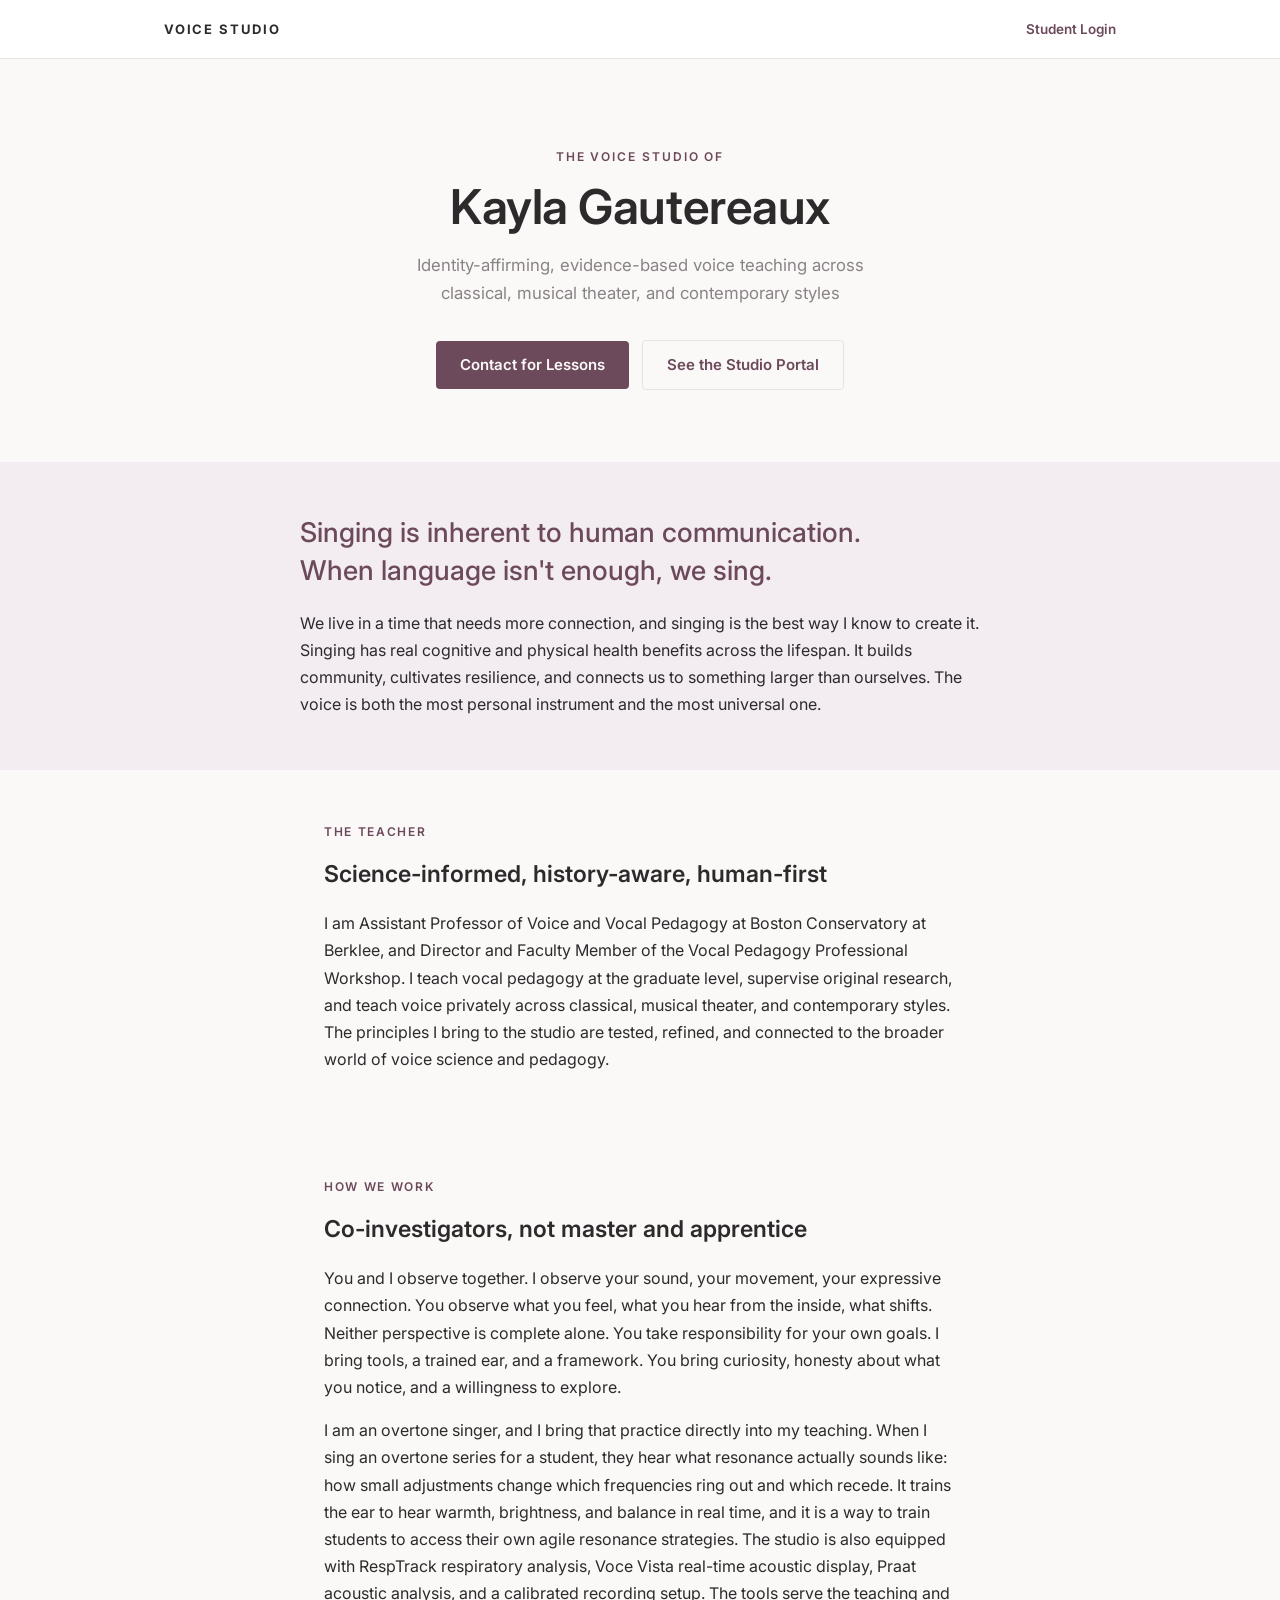
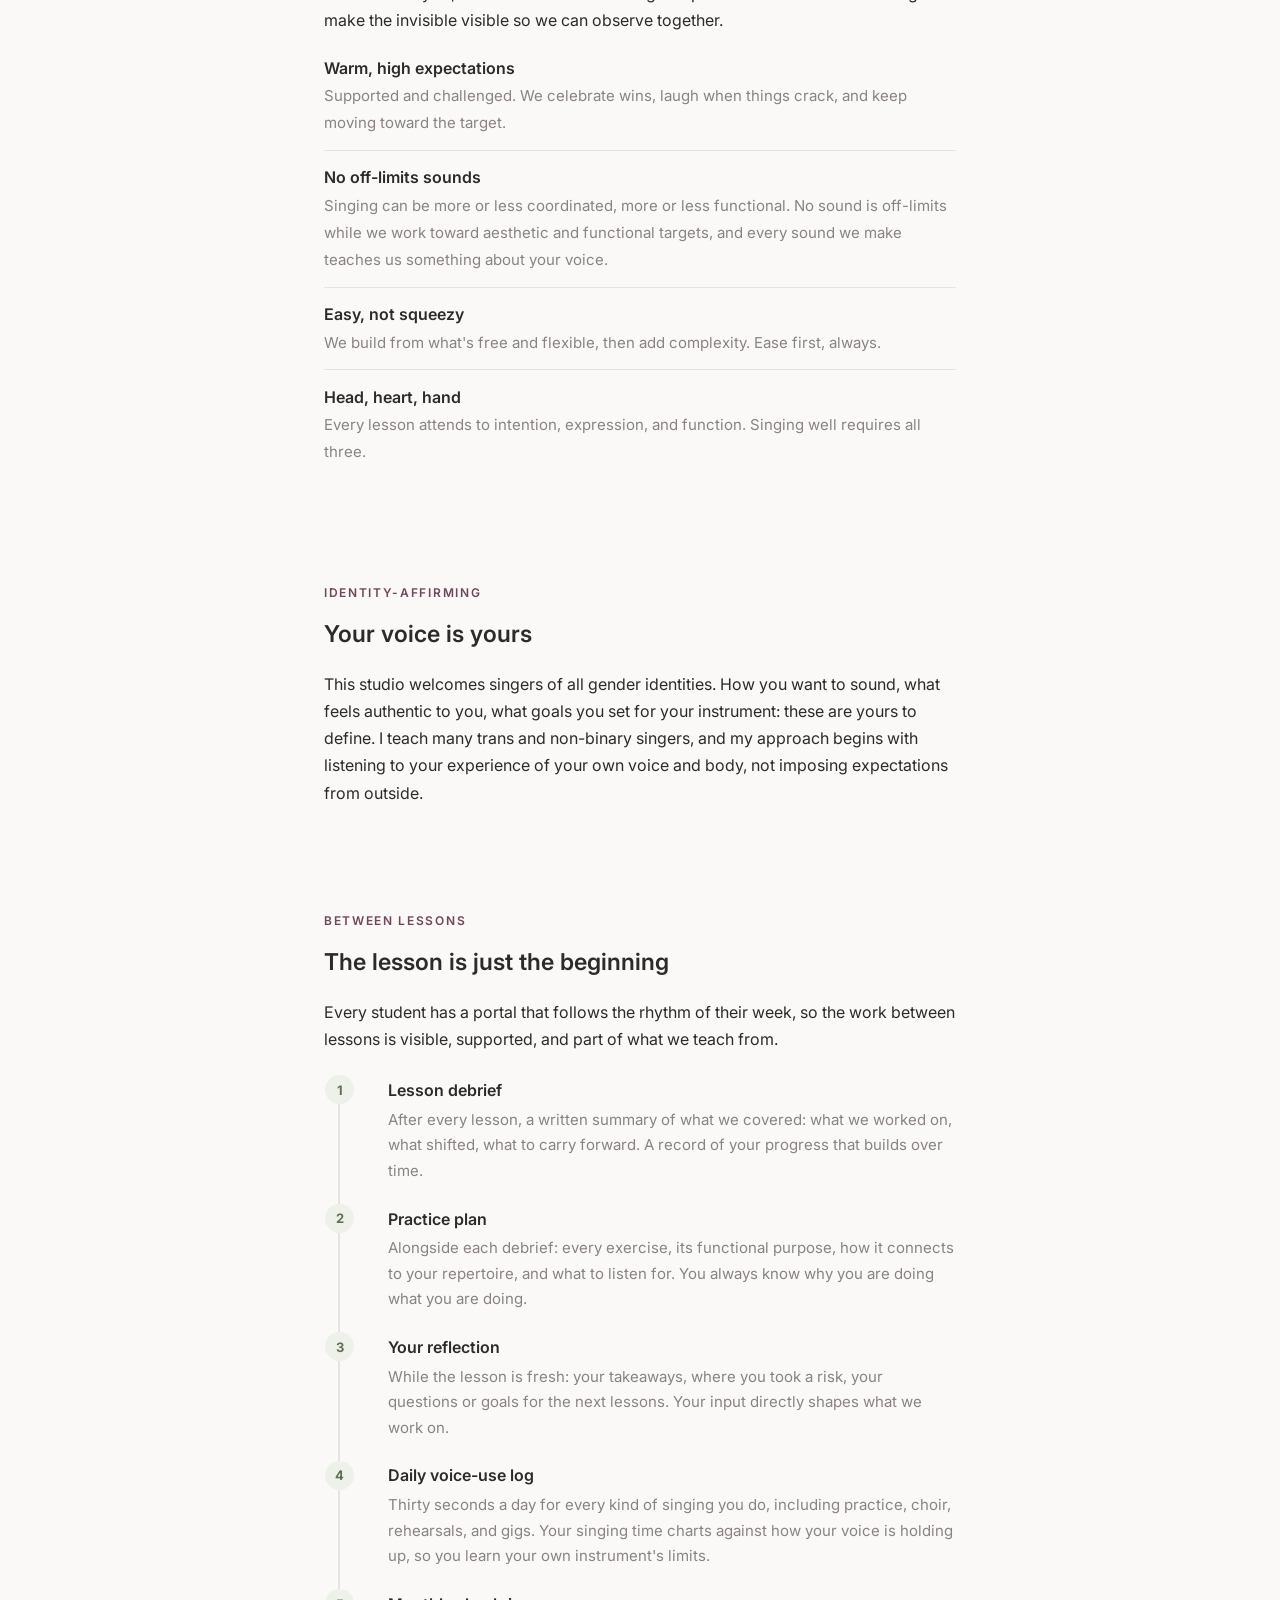
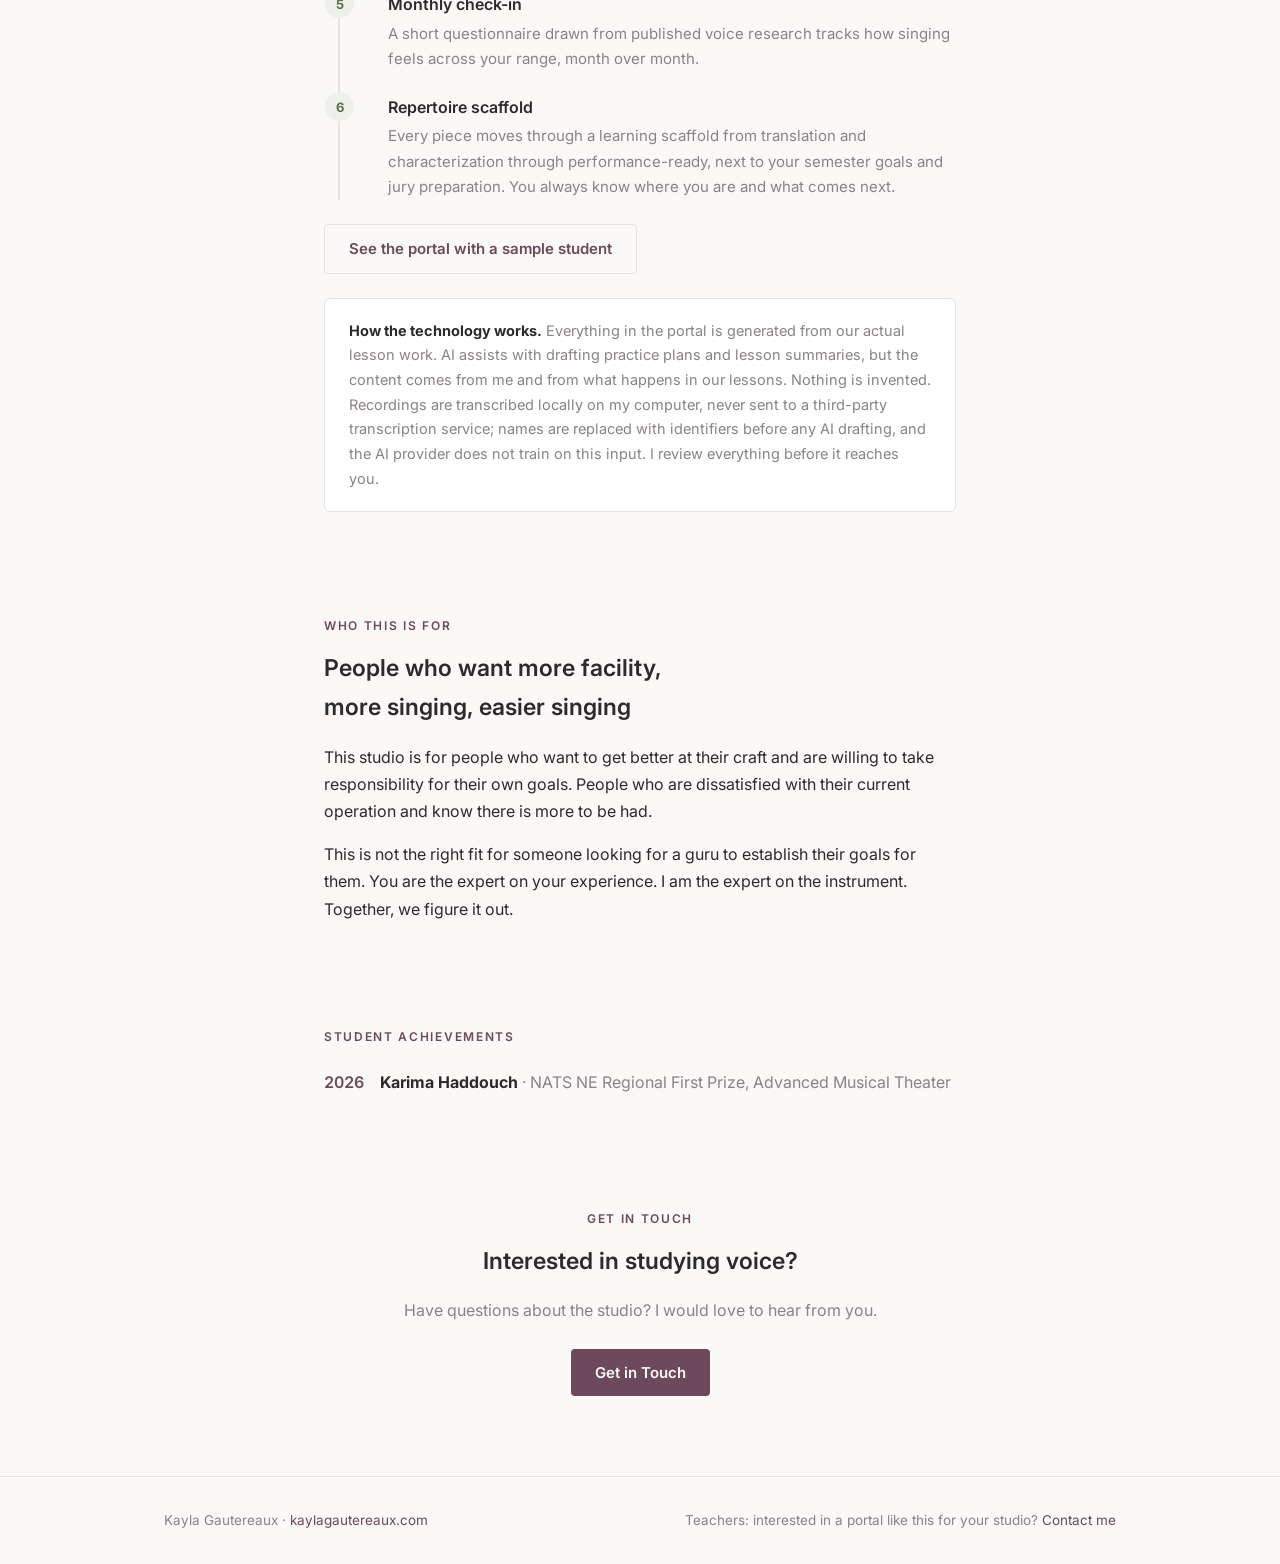
<file: index.html>
<!DOCTYPE html>
<html lang="en">
<head>
<meta charset="utf-8">
<meta name="viewport" content="width=device-width, initial-scale=1">
<title>Voice Studio — Kayla Gautereaux</title>
<style>
  :root {
    --ground: #faf9f7;
    --surface: #ffffff;
    --ink: #2d2a2c;
    --muted: #8a8286;
    --line: #e8e3e0;
    --plum: #6c495b;
    --plum-soft: #f3ecf0;
    --sage: #5f7055;
    --sage-soft: #eef1ea;
  }
  * { margin: 0; padding: 0; box-sizing: border-box; }
  body {
    background: var(--ground); color: var(--ink);
    font-family: 'Inter', -apple-system, BlinkMacSystemFont, sans-serif;
    font-size: 16px; line-height: 1.7;
  }

  nav { background: var(--surface); border-bottom: 1px solid var(--line); position: sticky; top: 0; z-index: 50; }
  .nav-inner {
    max-width: 1000px; margin: 0 auto; padding: 0 1.5rem; height: 58px;
    display: flex; align-items: center; justify-content: space-between;
  }
  .wordmark {
    font-weight: 700; letter-spacing: 0.14em; font-size: 13px; text-transform: uppercase;
    color: var(--ink); text-decoration: none;
  }
  .nav-login {
    color: var(--plum); font-size: 13.5px; font-weight: 600; text-decoration: none;
  }
  .nav-login:hover { text-decoration: underline; }

  .hero {
    max-width: 680px; margin: 0 auto; padding: 5.5rem 1.5rem 4.5rem; text-align: center;
  }
  .hero .kicker {
    color: var(--plum); font-size: 12px; font-weight: 600;
    letter-spacing: 0.16em; text-transform: uppercase; margin-bottom: 0.75rem;
  }
  .hero h1 {
    font-size: clamp(2.1rem, 6vw, 3rem); font-weight: 600; letter-spacing: -0.01em;
    line-height: 1.15; text-wrap: balance; margin-bottom: 1rem;
  }
  .hero .tagline {
    color: var(--muted); font-size: 1.05rem; max-width: 34em; margin: 0 auto 2rem;
    text-wrap: balance;
  }
  .btn {
    display: inline-block; text-decoration: none; border-radius: 4px;
    font-size: 15px; font-weight: 600; padding: 0.7rem 1.5rem;
  }
  .btn.primary { background: var(--plum); color: var(--ground); }
  .btn.primary:hover { background: #5a3c4c; }
  .btn.quiet { color: var(--plum); border: 1px solid var(--line); margin-left: 0.6rem; }
  .btn.quiet:hover { border-color: var(--plum); }
  @media (max-width: 480px) { .btn.quiet { margin-left: 0; margin-top: 0.6rem; } }

  section { max-width: 680px; margin: 0 auto; padding: 3.25rem 1.5rem; }
  section.tinted { max-width: none; background: var(--plum-soft); }
  section.tinted > .inner { max-width: 680px; margin: 0 auto; }
  .eyebrow {
    color: var(--plum); font-size: 12px; font-weight: 600;
    letter-spacing: 0.14em; text-transform: uppercase; margin-bottom: 0.75rem;
  }
  section h2 {
    font-size: 1.45rem; font-weight: 600; margin-bottom: 1rem; text-wrap: balance;
  }
  section p { margin-bottom: 1rem; }
  section p:last-child { margin-bottom: 0; }

  blockquote {
    font-size: clamp(1.3rem, 4vw, 1.7rem); font-weight: 500; line-height: 1.4;
    color: var(--plum); text-wrap: balance; margin-bottom: 1.25rem;
  }

  .culture { list-style: none; margin: 1.25rem 0 0; }
  .culture li { padding: 0.85rem 0; border-top: 1px solid var(--line); }
  .culture li:first-child { border-top: 0; padding-top: 0; }
  .culture b { display: block; font-weight: 600; }
  .culture span { color: var(--muted); font-size: 15px; }

  .rhythm { list-style: none; counter-reset: step; margin-top: 1.5rem; }
  .rhythm li {
    counter-increment: step; position: relative;
    padding: 0 0 1.4rem 3rem; border-left: 2px solid var(--line); margin-left: 0.9rem;
  }
  .rhythm li:last-child { padding-bottom: 0; }
  .rhythm li::before {
    content: counter(step); position: absolute; left: -0.95rem; top: -0.1rem;
    width: 1.8rem; height: 1.8rem; border-radius: 50%;
    background: var(--sage-soft); color: var(--sage);
    font-size: 13px; font-weight: 700; display: flex; align-items: center; justify-content: center;
  }
  .rhythm b { display: block; font-weight: 600; }
  .rhythm p { color: var(--muted); font-size: 15px; margin: 0.15rem 0 0; }
  .demo-link { margin-top: 1.5rem; }

  .fineprint {
    background: var(--surface); border: 1px solid var(--line); border-radius: 6px;
    padding: 1.25rem 1.5rem; font-size: 14.5px; color: var(--muted); margin-top: 1.5rem;
  }
  .fineprint b { color: var(--ink); }

  .achievement { display: flex; gap: 1rem; align-items: baseline; padding: 0.6rem 0; }
  .achievement .year { color: var(--plum); font-weight: 600; font-variant-numeric: tabular-nums; }
  .achievement span { color: var(--muted); }
  .achievement strong { color: var(--ink); }

  .contact { text-align: center; padding-bottom: 5rem; }

  footer { border-top: 1px solid var(--line); }
  .footer-inner {
    max-width: 1000px; margin: 0 auto; padding: 2rem 1.5rem;
    display: flex; justify-content: space-between; align-items: baseline; flex-wrap: wrap; gap: 0.5rem;
    font-size: 13.5px; color: var(--muted);
  }
  .footer-inner a { color: var(--plum); text-decoration: none; }
  .footer-inner a:hover { text-decoration: underline; }
</style>
<link rel="stylesheet" href="https://fonts.googleapis.com/css2?family=Inter:wght@400;500;600;700&display=swap">
</head>
<body>

<nav>
  <div class="nav-inner">
    <a class="wordmark" href="index.html">Voice Studio</a>
    <a class="nav-login" href="login.html">Student Login</a>
  </div>
</nav>

<header class="hero">
  <p class="kicker">The Voice Studio of</p>
  <h1>Kayla Gautereaux</h1>
  <p class="tagline">Identity-affirming, evidence-based voice teaching across classical, musical theater, and contemporary styles</p>
  <div>
    <a class="btn primary" href="https://www.kaylagautereaux.com/contact">Contact for Lessons</a>
    <a class="btn quiet" href="demo.html">See the Studio Portal</a>
  </div>
</header>

<section class="tinted">
  <div class="inner">
    <blockquote>Singing is inherent to human communication. When language isn't enough, we sing.</blockquote>
    <p>We live in a time that needs more connection, and singing is the best way I know to create it. Singing has real cognitive and physical health benefits across the lifespan. It builds community, cultivates resilience, and connects us to something larger than ourselves. The voice is both the most personal instrument and the most universal one.</p>
  </div>
</section>

<section>
  <p class="eyebrow">The Teacher</p>
  <h2>Science-informed, history-aware, human-first</h2>
  <p>I am Assistant Professor of Voice and Vocal Pedagogy at Boston Conservatory at Berklee, and Director and Faculty Member of the Vocal Pedagogy Professional Workshop. I teach vocal pedagogy at the graduate level, supervise original research, and teach voice privately across classical, musical theater, and contemporary styles. The principles I bring to the studio are tested, refined, and connected to the broader world of voice science and pedagogy.</p>
</section>

<section>
  <p class="eyebrow">How We Work</p>
  <h2>Co-investigators, not master and apprentice</h2>
  <p>You and I observe together. I observe your sound, your movement, your expressive connection. You observe what you feel, what you hear from the inside, what shifts. Neither perspective is complete alone. You take responsibility for your own goals. I bring tools, a trained ear, and a framework. You bring curiosity, honesty about what you notice, and a willingness to explore.</p>
  <p>I am an overtone singer, and I bring that practice directly into my teaching. When I sing an overtone series for a student, they hear what resonance actually sounds like: how small adjustments change which frequencies ring out and which recede. It trains the ear to hear warmth, brightness, and balance in real time, and it is a way to train students to access their own agile resonance strategies. The studio is also equipped with RespTrack respiratory analysis, Voce Vista real-time acoustic display, Praat acoustic analysis, and a calibrated recording setup. The tools serve the teaching and make the invisible visible so we can observe together.</p>
  <ul class="culture">
    <li><b>Warm, high expectations</b><span>Supported and challenged. We celebrate wins, laugh when things crack, and keep moving toward the target.</span></li>
    <li><b>No off-limits sounds</b><span>Singing can be more or less coordinated, more or less functional. No sound is off-limits while we work toward aesthetic and functional targets, and every sound we make teaches us something about your voice.</span></li>
    <li><b>Easy, not squeezy</b><span>We build from what's free and flexible, then add complexity. Ease first, always.</span></li>
    <li><b>Head, heart, hand</b><span>Every lesson attends to intention, expression, and function. Singing well requires all three.</span></li>
  </ul>
</section>

<section>
  <p class="eyebrow">Identity-Affirming</p>
  <h2>Your voice is yours</h2>
  <p>This studio welcomes singers of all gender identities. How you want to sound, what feels authentic to you, what goals you set for your instrument: these are yours to define. I teach many trans and non-binary singers, and my approach begins with listening to your experience of your own voice and body, not imposing expectations from outside.</p>
</section>

<section>
  <p class="eyebrow">Between Lessons</p>
  <h2>The lesson is just the beginning</h2>
  <p>Every student has a portal that follows the rhythm of their week, so the work between lessons is visible, supported, and part of what we teach from.</p>
  <ol class="rhythm">
    <li><b>Lesson debrief</b><p>After every lesson, a written summary of what we covered: what we worked on, what shifted, what to carry forward. A record of your progress that builds over time.</p></li>
    <li><b>Practice plan</b><p>Alongside each debrief: every exercise, its functional purpose, how it connects to your repertoire, and what to listen for. You always know why you are doing what you are doing.</p></li>
    <li><b>Your reflection</b><p>While the lesson is fresh: your takeaways, where you took a risk, your questions or goals for the next lessons. Your input directly shapes what we work on.</p></li>
    <li><b>Daily voice-use log</b><p>Thirty seconds a day for every kind of singing you do, including practice, choir, rehearsals, and gigs. Your singing time charts against how your voice is holding up, so you learn your own instrument's limits.</p></li>
    <li><b>Monthly check-in</b><p>A short questionnaire drawn from published voice research tracks how singing feels across your range, month over month.</p></li>
    <li><b>Repertoire scaffold</b><p>Every piece moves through a learning scaffold from translation and characterization through performance-ready, next to your semester goals and jury preparation. You always know where you are and what comes next.</p></li>
  </ol>
  <p class="demo-link"><a class="btn quiet" style="margin-left: 0;" href="demo.html">See the portal with a sample student</a></p>
  <div class="fineprint">
    <b>How the technology works.</b> Everything in the portal is generated from our actual lesson work. AI assists with drafting practice plans and lesson summaries, but the content comes from me and from what happens in our lessons. Nothing is invented. Recordings are transcribed locally on my computer, never sent to a third-party transcription service; names are replaced with identifiers before any AI drafting, and the AI provider does not train on this input. I review everything before it reaches you.
  </div>
</section>

<section>
  <p class="eyebrow">Who This Is For</p>
  <h2>People who want more facility, more singing, easier singing</h2>
  <p>This studio is for people who want to get better at their craft and are willing to take responsibility for their own goals. People who are dissatisfied with their current operation and know there is more to be had.</p>
  <p>This is not the right fit for someone looking for a guru to establish their goals for them. You are the expert on your experience. I am the expert on the instrument. Together, we figure it out.</p>
</section>

<section>
  <p class="eyebrow">Student Achievements</p>
  <div class="achievement">
    <span class="year">2026</span>
    <span><strong>Karima Haddouch</strong> · NATS NE Regional First Prize, Advanced Musical Theater</span>
  </div>
</section>

<section class="contact">
  <p class="eyebrow">Get in Touch</p>
  <h2>Interested in studying voice?</h2>
  <p style="color: var(--muted); margin-bottom: 1.5rem;">Have questions about the studio? I would love to hear from you.</p>
  <a class="btn primary" href="https://www.kaylagautereaux.com/contact">Get in Touch</a>
</section>

<footer>
  <div class="footer-inner">
    <span>Kayla Gautereaux · <a href="https://kaylagautereaux.com">kaylagautereaux.com</a></span>
    <span>Teachers: interested in a portal like this for your studio? <a href="https://www.kaylagautereaux.com/contact">Contact me</a></span>
  </div>
</footer>

</body>
</html>
</file>
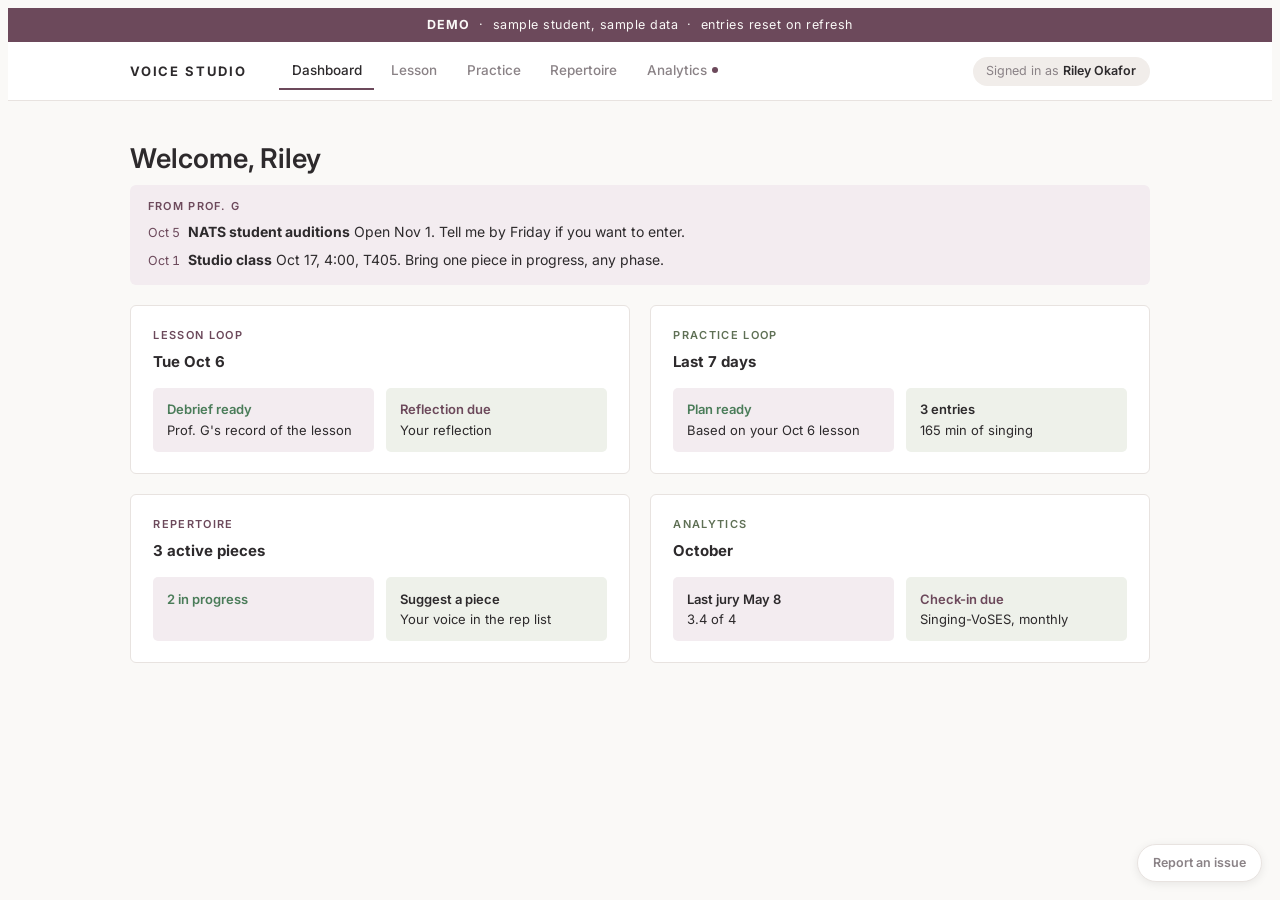
<file: demo.html>
<!DOCTYPE html>
<html lang="en">
<head>
<meta charset="utf-8">
<meta name="viewport" content="width=device-width, initial-scale=1">
<title>Demo — Voice Studio</title>
<link rel="stylesheet" href="https://fonts.googleapis.com/css2?family=Inter:wght@400;500;600;700&display=swap">
<style>
  :root {
    --ground: #faf9f7;
    --surface: #ffffff;
    --ink: #2d2a2c;
    --muted: #8a8286;
    --line: #e8e3e0;
    --teacher: #6c495b;
    --teacher-soft: #f3ecf0;
    --student: #5f7055;
    --student-soft: #eef1ea;
    --good: #4a7c59;
    --chip: #f1edea;
    --range-low: #a3703f;
  }
  :root:not([data-theme="light"]) { }
  @media (prefers-color-scheme: dark) {
    :root:not([data-theme="light"]) {
      --ground: #1e1a1d;
      --surface: #282329;
      --ink: #ece7e9;
      --muted: #a49aa0;
      --line: #3a333a;
      --teacher: #c9a0b6;
      --teacher-soft: #382e35;
      --student: #a9bb9b;
      --student-soft: #2e352b;
      --good: #8fc09b;
      --chip: #332d33;
      --range-low: #d0a06f;
    }
  }
  :root[data-theme="dark"] {
    --ground: #1e1a1d;
    --surface: #282329;
    --ink: #ece7e9;
    --muted: #a49aa0;
    --line: #3a333a;
    --teacher: #c9a0b6;
    --teacher-soft: #382e35;
    --student: #a9bb9b;
    --student-soft: #2e352b;
    --good: #8fc09b;
    --chip: #332d33;
    --range-low: #d0a06f;
  }

  body {
    background: var(--ground);
    color: var(--ink);
    font-family: 'Inter', -apple-system, sans-serif;
    font-size: 15px;
    line-height: 1.6;
  }
  * { box-sizing: border-box; }

  .proto-banner {
    background: var(--teacher);
    color: var(--ground);
    text-align: center;
    font-size: 12.5px;
    letter-spacing: 0.04em;
    padding: 0.45rem 1rem;
  }
  .proto-banner strong { letter-spacing: 0.08em; text-transform: uppercase; }

  nav {
    background: var(--surface);
    border-bottom: 1px solid var(--line);
    position: sticky; top: 0; z-index: 50;
  }
  .nav-inner {
    max-width: 1060px; margin: 0 auto; padding: 0 1.25rem;
    display: flex; align-items: center; gap: 2rem; height: 58px;
  }
  .wordmark {
    font-weight: 700; letter-spacing: 0.14em; font-size: 13px;
    text-transform: uppercase;
  }
  .tabs { display: flex; gap: 0.25rem; flex: 1; }
  .tab {
    border: 0; background: none; color: var(--muted);
    font: inherit; font-size: 13.5px; font-weight: 500;
    padding: 0.45rem 0.8rem; border-radius: 4px; cursor: pointer;
    border-bottom: 2px solid transparent;
  }
  .tab:hover { color: var(--ink); }
  .tab:focus-visible { outline: 2px solid var(--teacher); outline-offset: 2px; }
  .tab.active { color: var(--ink); border-bottom-color: var(--teacher); border-radius: 4px 4px 0 0; }
  @media (max-width: 700px) {
    .nav-inner { gap: 0.9rem; padding: 0 0.9rem; overflow-x: auto; }
    .student-chip { display: none; }
    .tab { padding: 0.45rem 0.5rem; }
  }
  .student-chip {
    background: var(--chip); border-radius: 999px;
    font-size: 12.5px; padding: 0.3rem 0.85rem; color: var(--muted); white-space: nowrap;
  }
  .student-chip b { color: var(--ink); font-weight: 600; }

  main { max-width: 1060px; margin: 0 auto; padding: 2.25rem 1.25rem 4rem; }
  .page { display: none; }
  .page.active { display: block; }

  h1 { font-size: 1.7rem; font-weight: 600; margin: 0 0 0.25rem; text-wrap: balance; }
  .sub { color: var(--muted); font-size: 14px; margin: 0 0 2rem; }

  .eyebrow {
    font-size: 11px; font-weight: 600; letter-spacing: 0.12em;
    text-transform: uppercase; margin: 0 0 0.35rem;
  }
  .eyebrow.teacher { color: var(--teacher); }
  .eyebrow.student { color: var(--student); }

  /* The pairing grid: teacher artifact | student artifact */
  .loop {
    display: grid; grid-template-columns: 1fr 1fr; gap: 1.25rem;
    align-items: start;
  }
  @media (max-width: 800px) { .loop { grid-template-columns: 1fr; } }

  .panel {
    background: var(--surface); border: 1px solid var(--line);
    border-radius: 6px; padding: 1.4rem 1.5rem;
  }
  .panel.teacher { border-top: 3px solid var(--teacher); }
  .panel.student { border-top: 3px solid var(--student); }
  .panel h2 { font-size: 1.05rem; font-weight: 600; margin: 0 0 0.2rem; }
  .panel .meta { font-size: 12.5px; color: var(--muted); margin: 0 0 1rem; font-variant-numeric: tabular-nums; }
  .panel h3 { font-size: 13px; font-weight: 600; margin: 1.3rem 0 0.4rem; }
  .panel p { margin: 0 0 0.75rem; font-size: 14px; }
  .panel ul { margin: 0 0 0.75rem; padding-left: 1.1rem; font-size: 14px; }
  .panel li { margin-bottom: 0.35rem; }

  .quote {
    border-left: 3px solid var(--teacher-soft);
    padding: 0.1rem 0 0.1rem 0.85rem;
    color: var(--ink); font-size: 14px; margin: 0 0 0.75rem;
  }
  .quote .who { color: var(--muted); font-size: 12.5px; }

  label { display: block; font-size: 13px; font-weight: 600; margin: 0 0 0.3rem; }
  label .hint { display: block; font-weight: 400; color: var(--muted); font-size: 12.5px; }
  textarea, input[type="text"] {
    width: 100%; border: 1px solid var(--line); border-radius: 4px;
    background: var(--ground); color: var(--ink);
    font: inherit; font-size: 14px; padding: 0.6rem 0.7rem; margin-bottom: 1rem;
    resize: vertical;
  }
  textarea:focus, input:focus { outline: 2px solid var(--student); outline-offset: 1px; }
  .form-row { display: flex; align-items: center; gap: 0.75rem; margin-bottom: 1rem; }
  .load-grid { display: grid; grid-template-columns: auto 1fr; gap: 1.25rem; align-items: start; margin-bottom: 0.25rem; }
  @media (max-width: 500px) { .load-grid { grid-template-columns: 1fr; gap: 0; } }
  .chip-set { display: flex; flex-wrap: wrap; gap: 0.4rem; margin-bottom: 1rem; }
  .chip-opt {
    border: 1px solid var(--line); background: var(--surface); color: var(--muted);
    font: inherit; font-size: 12.5px; padding: 0.3rem 0.75rem; border-radius: 999px; cursor: pointer;
  }
  .chip-opt:hover { color: var(--ink); }
  .chip-opt.on { background: var(--student-soft); color: var(--student); border-color: var(--student); font-weight: 600; }
  .chip-opt:focus-visible { outline: 2px solid var(--student); outline-offset: 2px; }
  input[type="range"] { flex: 1; accent-color: var(--student); }
  .range-val { font-variant-numeric: tabular-nums; font-weight: 600; min-width: 1.5em; text-align: right; }

  .btn {
    border: 0; border-radius: 4px; font: inherit; font-size: 14px; font-weight: 600;
    padding: 0.55rem 1.2rem; cursor: pointer;
  }
  .btn.teacher-bg { background: var(--teacher); color: var(--ground); }
  .btn.student-bg { background: var(--student); color: var(--ground); }
  .btn:focus-visible { outline: 2px solid var(--ink); outline-offset: 2px; }

  .submitted {
    background: var(--student-soft); border-radius: 6px; padding: 1rem 1.1rem; font-size: 14px;
  }
  .submitted .meta { margin-bottom: 0.5rem; }

  .check-item { display: flex; gap: 0.6rem; align-items: flex-start; margin-bottom: 0.65rem; font-size: 14px; }
  .check-item input { margin-top: 0.25rem; accent-color: var(--teacher); }
  .check-item .why { color: var(--muted); font-size: 12.5px; display: block; }

  /* Dashboard cards */
  .cards { display: grid; grid-template-columns: 1fr 1fr; gap: 1.25rem; }
  @media (max-width: 800px) { .cards { grid-template-columns: 1fr; } }
  .card {
    background: var(--surface); border: 1px solid var(--line); border-radius: 6px;
    padding: 1.3rem 1.4rem; cursor: pointer; transition: border-color 0.15s;
  }
  .card:hover { border-color: var(--muted); }
  .card .pair { display: flex; gap: 0.75rem; margin-top: 0.9rem; }
  .half { flex: 1; border-radius: 5px; padding: 0.7rem 0.85rem; font-size: 13px; }
  .half.t { background: var(--teacher-soft); }
  .half.s { background: var(--student-soft); }
  .half .state { font-weight: 600; display: block; }
  .half .state.due { color: var(--teacher); }
  .half .state.done { color: var(--good); }

  .week-total {
    font-size: 13px; font-weight: 600; margin: 0 0 0.4rem;
    color: var(--student); font-variant-numeric: tabular-nums;
  }

  .full-plan { margin-top: 1.2rem; border-top: 1px solid var(--line); padding-top: 0.8rem; }
  .full-plan summary {
    cursor: pointer; font-size: 13px; font-weight: 600; color: var(--teacher);
  }
  .full-plan summary:focus-visible { outline: 2px solid var(--teacher); outline-offset: 2px; }
  .full-plan p { margin-top: 0.75rem; }

  .rep-card {
    border: 1px solid var(--line); border-radius: 6px;
    padding: 0.9rem 1rem; margin-bottom: 0.9rem;
  }
  .rep-head { display: flex; align-items: baseline; justify-content: space-between; gap: 0.75rem; }
  .rep-status {
    font-size: 11px; font-weight: 600; letter-spacing: 0.06em; text-transform: uppercase;
    border-radius: 999px; padding: 0.15rem 0.6rem; white-space: nowrap;
  }
  .rep-status.ip { background: var(--teacher-soft); color: var(--teacher); }
  .rep-status.as { background: var(--chip); color: var(--muted); }
  .rep-sub { font-size: 12.5px; color: var(--muted); margin: 0.15rem 0 0.6rem; }
  .rep-sub a { color: var(--teacher); }
  .phase-rail { display: flex; gap: 4px; margin-bottom: 0.35rem; }
  .ph { height: 6px; flex: 1; border-radius: 3px; background: var(--line); }
  .ph.done { background: var(--teacher); }
  .ph.cur { background: var(--teacher); opacity: 0.45; }
  .phase-rail.interactive .ph {
    border: 0; padding: 0; height: 10px; cursor: pointer; font: inherit;
  }
  .phase-rail.interactive .ph.done { background: var(--student); }
  .phase-rail.interactive .ph.cur { background: var(--student); opacity: 0.45; }
  .phase-rail.interactive .ph:hover { background: var(--student); opacity: 0.7; }
  .phase-rail.interactive .ph:focus-visible { outline: 2px solid var(--student); outline-offset: 2px; }
  .rep-phase { font-size: 12.5px; color: var(--muted); margin: 0; font-variant-numeric: tabular-nums; }

  .due-dot {
    display: inline-block; width: 6px; height: 6px; border-radius: 50%;
    background: var(--teacher); margin-left: 5px; vertical-align: 2px;
  }
  .checkin-badge {
    font-size: 11px; font-weight: 600; letter-spacing: 0.06em; text-transform: uppercase;
    background: var(--teacher-soft); color: var(--teacher);
    border-radius: 999px; padding: 0.15rem 0.6rem; white-space: nowrap;
  }
  .checkin-head { display: flex; align-items: baseline; justify-content: space-between; gap: 0.75rem; }
  .bi-row { display: flex; align-items: center; gap: 0.6rem; margin-bottom: 0.5rem; }
  .bi-row:last-of-type { margin-bottom: 1rem; }
  .bi-anchor { font-size: 11.5px; color: var(--muted); width: 4.6em; flex-shrink: 0; }
  .bi-anchor.right { text-align: left; }
  .bi-anchor.left { text-align: right; }
  .voses-head { display: flex; justify-content: flex-end; padding-bottom: 0.25rem; }
  .voses-anchors {
    width: 177px; display: flex; justify-content: space-between;
    font-size: 10.5px; line-height: 1.25; color: var(--muted);
  }
  .voses-anchors span:last-child { text-align: right; }
  @media (max-width: 560px) { .voses-head { justify-content: flex-start; } }
  .voses-row {
    display: flex; align-items: center; justify-content: space-between; gap: 1rem;
    padding: 0.45rem 0; border-top: 1px solid var(--line); font-size: 13.5px;
  }
  .voses-row:first-child { border-top: 0; }
  @media (max-width: 560px) { .voses-row { flex-direction: column; align-items: flex-start; gap: 0.3rem; } }
  .scale-6 { display: flex; gap: 3px; flex-shrink: 0; }
  .s6 {
    width: 27px; height: 27px; border-radius: 4px; border: 1px solid var(--line);
    background: var(--surface); color: var(--muted); cursor: pointer;
    font: inherit; font-size: 12px; font-variant-numeric: tabular-nums; padding: 0;
  }
  .s6:hover { color: var(--ink); border-color: var(--muted); }
  .s6.on { background: var(--student); color: var(--ground); border-color: var(--student); font-weight: 600; }
  .s6:focus-visible { outline: 2px solid var(--student); outline-offset: 2px; }

  .fab {
    position: fixed; right: 1.1rem; bottom: 1.1rem; z-index: 60;
    border: 1px solid var(--line); border-radius: 999px;
    background: var(--surface); color: var(--muted);
    font: inherit; font-size: 12.5px; font-weight: 600;
    padding: 0.5rem 0.95rem; cursor: pointer;
    box-shadow: 0 2px 10px rgba(0,0,0,0.08);
  }
  .fab:hover { color: var(--ink); }
  .fab:focus-visible { outline: 2px solid var(--teacher); outline-offset: 2px; }
  .toast {
    position: fixed; right: 1.1rem; bottom: 3.6rem; z-index: 60;
    background: var(--ink); color: var(--ground);
    font-size: 13px; padding: 0.55rem 0.9rem; border-radius: 6px;
    opacity: 0; transition: opacity 0.2s; pointer-events: none; max-width: 260px;
  }
  .toast.show { opacity: 1; }

  .history { margin-top: 1.25rem; }
  .history h3 { font-size: 13px; font-weight: 600; color: var(--muted); letter-spacing: 0.08em; text-transform: uppercase; margin-bottom: 0.6rem; }
  .hist-row {
    display: flex; gap: 0.75rem; font-size: 13.5px; padding: 0.5rem 0;
    border-top: 1px solid var(--line); align-items: baseline;
  }
  button.hist-row.linked {
    width: 100%; background: none; border-left: 0; border-right: 0; border-bottom: 0;
    font: inherit; color: inherit; text-align: left; cursor: pointer;
  }
  button.hist-row.linked.current .d { color: var(--teacher); font-weight: 700; }
  button.hist-row.linked.current .open-hint { opacity: 1; color: var(--teacher); }
  .lesson-list { max-height: 260px; overflow-y: auto; }
  .open-hint { margin-left: auto; color: var(--muted); font-size: 12px; opacity: 0; transition: opacity 0.12s; white-space: nowrap; }
  button.hist-row.linked:hover .open-hint, button.hist-row.linked:focus-visible .open-hint { opacity: 1; color: var(--teacher); }
  @media (hover: none) { .open-hint { opacity: 1; } }
  button.hist-row.linked:focus-visible { outline: 2px solid var(--teacher); outline-offset: 2px; }
  .hist-row .d { color: var(--muted); font-variant-numeric: tabular-nums; min-width: 4.2em; }
  .dot { width: 8px; height: 8px; border-radius: 50%; display: inline-block; margin-right: 0.35rem; position: relative; top: -1px; }
  .dot.t { background: var(--teacher); }
  .dot.s { background: var(--student); }

  .stats { display: grid; grid-template-columns: repeat(3, 1fr); gap: 1.25rem; margin-bottom: 1.5rem; }
  @media (max-width: 800px) { .stats { grid-template-columns: 1fr; } }
  .stat { background: var(--surface); border: 1px solid var(--line); border-radius: 6px; padding: 1.1rem 1.3rem; }
  .stat .n { font-size: 1.9rem; font-weight: 700; font-variant-numeric: tabular-nums; }
  .stat .l { color: var(--muted); font-size: 12.5px; }

  @media (prefers-reduced-motion: no-preference) {
    .page.active { animation: fade 0.18s ease; }
    @keyframes fade { from { opacity: 0.4; } to { opacity: 1; } }
  }
</style>
</head>
<body>

<div class="proto-banner"><strong>Demo</strong> &nbsp;·&nbsp; sample student, sample data &nbsp;·&nbsp; entries reset on refresh</div>

<nav>
  <div class="nav-inner">
    <span class="wordmark">Voice Studio</span>
    <div class="tabs" role="tablist">
      <button class="tab active" data-page="dashboard">Dashboard</button>
      <button class="tab" data-page="lesson">Lesson</button>
      <button class="tab" data-page="practice">Practice</button>
      <button class="tab" data-page="repertoire">Repertoire</button>
      <button class="tab" data-page="analytics">Analytics<span class="due-dot" id="checkin-dot"></span></button>
    </div>
    <span class="student-chip">Signed in as <b>Riley Okafor</b></span>
  </div>
</nav>

<main>

  <!-- ================= DASHBOARD ================= -->
  <section class="page active" id="page-dashboard">
    <h1>Welcome, Riley</h1>

    <div style="background: var(--teacher-soft); border-radius: 6px; padding: 0.85rem 1.1rem; margin-bottom: 1.25rem;">
      <p class="eyebrow teacher" style="margin-bottom: 0.3rem;">From Prof. G</p>
      <p style="margin: 0 0 0.35rem; font-size: 14px;"><span style="color: var(--teacher); font-variant-numeric: tabular-nums; font-size: 12.5px;">Oct 5</span> &nbsp;<strong>NATS student auditions</strong> Open Nov 1. Tell me by Friday if you want to enter.</p>
      <p style="margin: 0; font-size: 14px;"><span style="color: var(--teacher); font-variant-numeric: tabular-nums; font-size: 12.5px;">Oct 1</span> &nbsp;<strong>Studio class</strong> Oct 17, 4:00, T405. Bring one piece in progress, any phase.</p>
    </div>

    <div class="cards">
      <div class="card" data-page="lesson" tabindex="0" role="button" aria-label="Open the Lesson loop">
        <p class="eyebrow teacher">Lesson loop</p>
        <strong>Tue Oct 6</strong>
        <div class="pair">
          <div class="half t"><span class="state done">Debrief ready</span>Prof. G's record of the lesson</div>
          <div class="half s"><span class="state due" id="dash-lr-state">Reflection due</span>Your reflection</div>
        </div>
      </div>

      <div class="card" data-page="practice" tabindex="0" role="button" aria-label="Open the Practice loop">
        <p class="eyebrow student">Practice loop</p>
        <strong>Last 7 days</strong>
        <div class="pair">
          <div class="half t"><span class="state done">Plan ready</span>Based on your Oct 6 lesson</div>
          <div class="half s"><span class="state" id="dash-pl-state">3 entries</span><span id="dash-pl-sub">165 min of singing</span></div>
        </div>
      </div>

      <div class="card" data-page="repertoire" tabindex="0" role="button" aria-label="Open the Repertoire room">
        <p class="eyebrow teacher">Repertoire</p>
        <strong>3 active pieces</strong>
        <div class="pair">
          <div class="half t"><span class="state done">2 in progress</span></div>
          <div class="half s"><span class="state">Suggest a piece</span>Your voice in the rep list</div>
        </div>
      </div>

      <div class="card" data-page="analytics" tabindex="0" role="button" aria-label="Open Analytics">
        <p class="eyebrow student">Analytics</p>
        <strong>October</strong>
        <div class="pair">
          <div class="half t"><span class="state">Last jury May 8</span>3.4 of 4</div>
          <div class="half s"><span class="state due" id="dash-ck-state">Check-in due</span>Singing-VoSES, monthly</div>
        </div>
      </div>
    </div>
  </section>

  <!-- ================= LESSON ================= -->
  <section class="page" id="page-lesson">
    <h1>Lesson</h1>

    <div class="loop">
      <!-- Teacher side -->
      <div class="panel teacher">
        <p class="eyebrow teacher">From Prof. G</p>
        <div id="debrief-sep15">
          <h2>Tuesday, October 6, 2026</h2>
          <p class="meta">60 minutes</p>
          <h3>What we worked on</h3>
          <ul>
            <li>"Deep River" (Burleigh): from "I want to cross over," warm quality leading, open-open onsets on the low F entrances.</li>
            <li>"She Used to Be Mine" (Waitress): bridge only, building on airflow instead of squeeze.</li>
            <li>Marmalade descents: bright and buzzy on the way down, small space.</li>
            <li>Straw slides through the passaggio, spigot on the whole way.</li>
          </ul>
          <h3>Breakthroughs</h3>
          <p>The "Deep River" descent kept its brightness instead of going smoky.</p>
          <h3>Observations</h3>
          <p><strong>Intention + learning:</strong> Named the squeeze on the bridge before I did, then reset on her own.</p>
          <p><strong>Expression:</strong> Once the onsets softened, "I want to cross over" read as a plea instead of a statement.</p>
          <p><strong>Function:</strong> Open-open onsets released cleanly at the low F. The bridge build stayed on airflow.</p>
          <h3>What we are working toward</h3>
          <p>Carry the low-voice brightness into the bridge of "She Used to Be Mine" without pressing.</p>
          <p class="meta" style="margin-top: 1rem;">Prof. G</p>
        </div>

        <div id="debrief-sep1" hidden>
          <h2>Tuesday, September 22, 2026</h2>
          <p class="meta">60 minutes</p>
          <h3>What we worked on</h3>
          <ul>
            <li>Goals conversation: rebuilding after a year away from lessons, warmth back in the middle voice.</li>
            <li>Speech-level check-ins ("my mama made marmalade") to map the starting point.</li>
            <li>Repertoire direction: one spiritual, one contemporary MT, oratorio later in the fall.</li>
          </ul>
          <h3>Observations</h3>
          <p><strong>Intention + learning:</strong> Came in expecting to be fixed. The check-in turned the lesson into mapping where she is.</p>
          <h3>What we are working toward</h3>
          <p>Warmth back in the middle voice on sustained phrases.</p>
          <p class="meta" style="margin-top: 1rem;">Prof. G</p>
        </div>

        <div id="debrief-sep8" hidden>
          <h2>Tuesday, September 29, 2026</h2>
          <p class="meta">60 minutes</p>
          <h3>What we worked on</h3>
          <ul>
            <li>"Deep River" (Burleigh): first read, settled on the medium-low edition.</li>
            <li>Speech-to-sing check-in: "my mama made marmalade" from speech into pitch.</li>
            <li>The hose picture: spigot, kink, and narrowing downstream.</li>
          </ul>
          <h3>Breakthroughs</h3>
          <p>Brightness came from the narrowing downstream, not from the squeeze.</p>
          <h3>Observations</h3>
          <p><strong>Function:</strong> Squeezing for brightness showed up as a kink at the throat. Narrowing with the tongue and space kept the sound bright without it.</p>
          <h3>What we are working toward</h3>
          <p>Find the narrowing on EE without spreading.</p>
          <p class="meta" style="margin-top: 1rem;">Prof. G</p>
        </div>
      </div>

      <!-- Student side -->
      <div class="panel student">
        <p class="eyebrow student">Your reflection</p>

        <div id="reflect-sep15">
          <h2>Reflect on this lesson</h2>
          <p class="meta">Best done while the lesson is fresh</p>
          <form id="reflection-form">
            <label for="takeaways">Takeaways
              <span class="hint">The concepts, sensations, moments, or wins from this lesson you want to remember. What clicked?</span>
            </label>
            <textarea id="takeaways" rows="4" placeholder="The open-open onset finally made sense when..."></textarea>

            <label for="risk">Where did you take a risk in this lesson?
              <span class="hint">Something unfamiliar you tried, or something you let change how you sang.</span></label>
            <textarea id="risk" rows="2"></textarea>

            <label for="questions">Questions or goals for the next lessons</label>
            <textarea id="questions" rows="2"></textarea>

            <button type="submit" class="btn student-bg">Submit reflection</button>
          </form>
        </div>

        <div id="reflect-sep1" hidden>
          <div class="submitted">
            <p class="meta">Submitted September 22</p>
            <p><strong>Takeaways:</strong> I came in braced to be fixed and instead we mapped where I actually am. The marmalade check-in showed me my speech still has the warmth I thought I lost.</p>
            <p><strong>Questions or goals:</strong> Can we record the check-in each week so I can hear the change?</p>
          </div>
        </div>

        <div id="reflect-sep8" hidden>
          <div class="submitted">
            <p class="meta">Submitted September 29</p>
            <p><strong>Takeaways:</strong> The hose picture finally separated two things I always mixed up. Squeezing my throat for brightness is the kink. The narrowing that works is way downstream, tongue and space. I could feel the difference on the marmalade descents.</p>
            <p><strong>Risk taken:</strong> I let the cracky sound happen on the slides instead of smoothing it over, and stayed with it long enough to hear where it lives.</p>
            <p><strong>Questions or goals:</strong> How do I find the narrowing on an EE vowel without spreading?</p>
            <div style="border-top: 1px solid var(--line); margin-top: 0.8rem; padding-top: 0.8rem;">
              <div style="border-left: 3px solid var(--teacher-soft); padding: 0.1rem 0 0.1rem 0.85rem; margin-bottom: 0.7rem;">
                <p class="meta" style="margin: 0 0 0.2rem; color: var(--teacher);">Prof. G · Wed 9:12 AM</p>
                <p style="margin: 0;">Think NG placement on the EE, then release the tongue tip only. We will drill it Thursday; bring the marmalade descents into EE and notice where the spread urge starts.</p>
              </div>
              <form id="thread-reply-form" style="display: flex; gap: 0.6rem; align-items: flex-start;">
                <textarea id="thread-reply-text" rows="1" placeholder="Reply to Prof. G..." style="flex: 1; margin-bottom: 0;"></textarea>
                <button type="submit" class="btn student-bg" style="font-size: 13px; padding: 0.45rem 0.9rem;">Reply</button>
              </form>
              <p class="meta" style="margin: 0.4rem 0 0;">Prof. G sees replies on her next portal visit.</p>
              <div id="thread-replies"></div>
            </div>
          </div>
        </div>
      </div>
    </div>

    <div class="history">
      <h3>Lessons</h3>
      <div class="lesson-list">
      <button class="hist-row linked current" data-lesson="sep15"><span class="d">Oct 6</span><span>Debrief posted · <span id="hist-sep15-state">reflection due</span></span><span class="open-hint">Open pairing</span></button>
      <button class="hist-row linked" data-lesson="sep8"><span class="d">Sep 29</span><span>Debrief posted · reflection submitted</span><span class="open-hint">Open pairing</span></button>
      <button class="hist-row linked" data-lesson="sep1"><span class="d">Sep 22</span><span>Debrief posted · reflection submitted</span><span class="open-hint">Open pairing</span></button>
      </div>
    </div>
  </section>

  <!-- ================= PRACTICE ================= -->
  <section class="page" id="page-practice">
    <h1>Practice</h1>

    <div class="loop">
      <!-- Teacher side: the plan as a living checklist -->
      <div class="panel teacher">
        <p class="eyebrow teacher">From Prof. G</p>
        <h2>Current practice plan</h2>
        <p class="meta">Based on your Oct 6 lesson</p>

        <h3>Exercises</h3>
        <div class="check-item">
          <input type="checkbox" id="ex1"><label for="ex1" style="font-weight: 500;">Marmalade descents, 5 minutes
            <span class="why">Listen for the bright and buzzy staying present as you go down. If it goes smoky, smaller space.</span></label>
        </div>
        <div class="check-item">
          <input type="checkbox" id="ex2"><label for="ex2" style="font-weight: 500;">Open-open onsets on "ah," low F to middle C
            <span class="why">Breathe, close, open. One clean pop, not a series of rattles.</span></label>
        </div>
        <div class="check-item">
          <input type="checkbox" id="ex3"><label for="ex3" style="font-weight: 500;">Straw slides through the passaggio, 3 sets
            <span class="why">Spigot on the whole way. Stop if the timbre brightens on its own, that is the tank running low.</span></label>
        </div>

        <h3>Repertoire</h3>
        <div class="check-item">
          <input type="checkbox" id="rep1"><label for="rep1" style="font-weight: 500;">"Deep River"
            <span class="why">The low entrances with open-open onsets, then the first page in full.</span></label>
        </div>
        <div class="check-item">
          <input type="checkbox" id="rep2"><label for="rep2" style="font-weight: 500;">"She Used to Be Mine"
            <span class="why">Bridge on "loo" before words. Airflow leads the build.</span></label>
        </div>

        <h3>Session shape</h3>
        <p>30 to 40 minutes. Block the exercises this week, then one piece per day. Stop on the timbre shift.</p>

        <details class="full-plan">
          <summary>Read the full practice plan</summary>
          <p>The same approved text you get in the debrief email, in full. The checklist above is the working
            distillation; this is the complete plan with every exercise's purpose, what to listen for, and the
            repertoire connections spelled out.</p>
          <p><em>Marmalade descents.</em> Five-note descents on "my mama made marmalade," starting at middle C.
            This keeps your speech-warmth in the sung line. Listen for the bright and buzzy staying present as
            you descend. If the sound goes smoky, the space got too big for the pitch...</p>
          <p class="meta">(Full plan text continues in the real portal.)</p>
        </details>
      </div>

      <!-- Student side: the log -->
      <div class="panel student">
        <p class="eyebrow student">Your practice log</p>
        <h2>Log voice use</h2>
        <p class="meta">One quick entry per day you sang. Choir, rehearsals, and gigs count too.</p>

        <form id="log-form">
          <label id="day-label">When</label>
          <div class="chip-set" id="day-set" role="radiogroup" aria-labelledby="day-label">
            <button type="button" class="chip-opt on" data-day="Today">Today</button>
            <button type="button" class="chip-opt" data-day="Yesterday">Yesterday</button>
            <button type="button" class="chip-opt" data-day="Earlier">Pick a date</button>
          </div>

          <label id="kind-label">What kind of singing</label>
          <div class="chip-set" id="kind-set" role="radiogroup" aria-labelledby="kind-label">
            <button type="button" class="chip-opt on" data-kind="Practice">Practice</button>
            <button type="button" class="chip-opt" data-kind="Choir">Choir</button>
            <button type="button" class="chip-opt" data-kind="Rehearsal">Rehearsal</button>
            <button type="button" class="chip-opt" data-kind="Performance">Performance</button>
            <button type="button" class="chip-opt" data-kind="Other singing">Other</button>
          </div>

          <div class="load-grid">
            <div>
              <label for="minutes">How long
                <span class="hint">Minutes of actual singing.</span></label>
              <input type="text" id="minutes" inputmode="numeric" placeholder="e.g. 15" style="max-width: 6em;">
            </div>
            <div>
              <label id="load-label">How did it sit in the voice?</label>
              <div class="chip-set" id="load-set" role="radiogroup" aria-labelledby="load-label">
                <button type="button" class="chip-opt" data-load="Easeful">Easeful</button>
                <button type="button" class="chip-opt" data-load="Moderately taxing">Moderately taxing</button>
                <button type="button" class="chip-opt" data-load="Taxing">Taxing</button>
              </div>
            </div>
          </div>

          <label for="focus">What did you sing?
            <span class="hint">Check exercises and repertoire on the plan and they appear here. Add anything else you sang, even if we did not cover it in lesson.</span></label>
          <textarea id="focus" rows="2" placeholder="From the plan, from choir folders, from anywhere..."></textarea>

          <label id="cond-label">Voice condition
            <span class="hint">Rate each pair, 1 to 5 toward the easy side. Your condition score is the average of the three.</span></label>
          <div id="cond-scales" aria-labelledby="cond-label"></div>

          <label for="noticed">Anything you noticed? <span class="hint">Optional. Warmth, brightness, ease, a win, anything that shifted.</span></label>
          <textarea id="noticed" rows="2"></textarea>

          <button type="submit" class="btn student-bg">Add to log</button>
        </form>

        <div class="history">
          <h3>Last 7 days</h3>
          <p class="week-total" id="week-total">3 entries · 165 min of singing</p>
          <div id="log-list">
            <div class="hist-row"><span class="d">Thu</span><span>Choir · 60 min · easeful</span></div>
            <div class="hist-row"><span class="d">Wed</span><span>Practice · 15 min · moderately taxing · marmalade descents, Deep River page 1 · condition 3.5/5</span></div>
            <div class="hist-row"><span class="d">Tue</span><span>Rehearsal · 90 min · taxing · Guys and Dolls ensemble · condition 2.5/5</span></div>
          </div>
        </div>
      </div>
    </div>
  </section>

  <!-- ================= REPERTOIRE ================= -->
  <section class="page" id="page-repertoire">
    <h1>Repertoire</h1>

    <div class="loop">
      <!-- Piece list: neutral panel, the phase rails belong to the student -->
      <div class="panel" style="border-top: 3px solid var(--line);">
        <h2>Active pieces</h2>
        
        <p class="meta">Tap a segment on a piece's rail to update its learning phase.</p>

        <div class="rep-card">
          <div class="rep-head"><strong>"Deep River"</strong><span class="rep-status ip">In progress</span></div>
          <p class="rep-sub">H. T. Burleigh · due at jury · <a href="#" onclick="return false;">sheet music</a></p>
          <div class="phase-rail interactive" role="group" aria-label="Learning phase, tap where you are"><button type="button" class="ph done" data-idx="0" aria-label="Translation + Characterization"></button><button type="button" class="ph done" data-idx="1" aria-label="Text + Rhythm"></button><button type="button" class="ph cur" data-idx="2" aria-label="Melody + Text + Rhythm"></button><button type="button" class="ph" data-idx="3" aria-label="Characterization Integration"></button><button type="button" class="ph" data-idx="4" aria-label="Memorization"></button><button type="button" class="ph" data-idx="5" aria-label="Performance Ready"></button></div>
          <p class="rep-phase">Melody + Text + Rhythm · phase 3 of 6</p>
        </div>

        <div class="rep-card">
          <div class="rep-head"><strong>"She Used to Be Mine"</strong><span class="rep-status ip">In progress</span></div>
          <p class="rep-sub">Sara Bareilles, <em>Waitress</em> · due at jury · <a href="#" onclick="return false;">sheet music</a></p>
          <div class="phase-rail interactive" role="group" aria-label="Learning phase, tap where you are"><button type="button" class="ph done" data-idx="0" aria-label="Translation + Characterization"></button><button type="button" class="ph done" data-idx="1" aria-label="Text + Rhythm"></button><button type="button" class="ph done" data-idx="2" aria-label="Melody + Text + Rhythm"></button><button type="button" class="ph cur" data-idx="3" aria-label="Characterization Integration"></button><button type="button" class="ph" data-idx="4" aria-label="Memorization"></button><button type="button" class="ph" data-idx="5" aria-label="Performance Ready"></button></div>
          <p class="rep-phase">Characterization Integration · phase 4 of 6</p>
        </div>

        <div class="rep-card">
          <div class="rep-head"><strong>"He Shall Feed His Flock"</strong><span class="rep-status as">Assigned</span></div>
          <p class="rep-sub">Handel, <em>Messiah</em> · assigned Oct 6</p>
          <div class="phase-rail interactive" role="group" aria-label="Learning phase, tap where you are"><button type="button" class="ph cur" data-idx="0" aria-label="Translation + Characterization"></button><button type="button" class="ph" data-idx="1" aria-label="Text + Rhythm"></button><button type="button" class="ph" data-idx="2" aria-label="Melody + Text + Rhythm"></button><button type="button" class="ph" data-idx="3" aria-label="Characterization Integration"></button><button type="button" class="ph" data-idx="4" aria-label="Memorization"></button><button type="button" class="ph" data-idx="5" aria-label="Performance Ready"></button></div>
          <p class="rep-phase">Translation + Characterization · phase 1 of 6</p>
        </div>

        <details class="full-plan">
          <summary>Past repertoire</summary>
          <p class="meta">"Simple Gifts" · performed, Spring showcase &nbsp;·&nbsp; "Somewhere Over the Rainbow" · shelved</p>
        </details>
      </div>

      <!-- Student side: suggestions -->
      <div class="panel student">
        <p class="eyebrow student">Your voice in the rep list</p>
        <h2>Suggest a piece</h2>
        <p class="meta">What do you want to sing?</p>

        <form id="suggest-form">
          <label for="sug-title">Piece</label>
          <input type="text" id="sug-title" placeholder='e.g. "Bring Him Home"'>

          <label for="sug-source">Composer or show</label>
          <input type="text" id="sug-source">

          <button type="submit" class="btn student-bg">Add to my list</button>
        </form>

      </div>
    </div>
  </section>

  <!-- ================= ANALYTICS ================= -->
  <section class="page" id="page-analytics">
    <h1>Analytics</h1>

    <div class="panel student" id="checkin-panel" style="margin-bottom: 1.25rem;">
      <div class="checkin-head">
        <div>
          <p class="eyebrow student">Monthly voice check-in</p>
          <h2>How is singing feeling this month?</h2>
        </div>
        <span class="checkin-badge" id="checkin-badge">October due</span>
      </div>
      <p class="meta">Once a month · about 5 minutes · 18 statements, rated 1 (totally disagree) to 6 (totally agree)</p>

      <form id="checkin-form">
        <div class="voses-head" aria-hidden="true">
          <div class="voses-anchors"><span>Totally<br>disagree</span><span>Totally<br>agree</span></div>
        </div>
        <div id="voses-items"></div>
        <p class="meta" style="margin: 0.9rem 0 0.75rem;">Singing Voice Function Self-Efficacy Scale
          (Singing-VoSES), L&atilde;, Fiuza, Ram&iacute;rez &amp; Ardura, 2023.</p>
        <button type="submit" class="btn student-bg">Submit October check-in</button>
      </form>
      <div class="submitted" id="checkin-done" hidden>
        <p class="meta">October check-in submitted</p>
        <p id="checkin-summary">Next check-in opens Nov 1. Your answers join the trend below.</p>
      </div>
    </div>

    <div class="loop" style="margin-bottom: 1.25rem;">
      <div class="panel teacher">
        <p class="eyebrow teacher">Semester goals</p>
        <h2>Fall 2026</h2>
        <p class="meta">Set Sep 22 with Prof. G</p>
        <ul>
          <li>Warmth back in the middle voice on sustained phrases.</li>
          <li>Four pieces memorized for the Dec 5 jury.</li>
          <li>Sing through the transitional region without resetting the breath.</li>
        </ul>
      </div>
      <div class="panel" style="border-top: 3px solid var(--line);">
        <h2>Juries</h2>
        <div class="hist-row"><span class="d">Dec 5</span><span>Fall jury · scheduled</span></div>
        <div class="hist-row"><span class="d">May 8</span><span>Spring jury · 3.4 of 4</span></div>
        <p class="meta" style="margin-top: 0.6rem;">May 8 notes: Bright, present belt. Pace the breath earlier in ballads. Strong text ownership.</p>
      </div>
    </div>

    <div class="stats">
      <div class="stat"><div class="n">165</div><div class="l">Singing minutes, last 7 days</div></div>
      <div class="stat"><div class="n">3</div><div class="l">Log entries, last 7 days</div></div>
      <div class="stat"><div class="n">3.2</div><div class="l">Average voice condition, last 4 weeks</div></div>
    </div>

    <div class="panel teacher" style="border-top-color: var(--line); margin-bottom: 1.25rem;">
      <h2>Load and voice condition</h2>
      <p class="meta">Daily, last two weeks. Singing minutes above; condition (1 to 5) below, one dot per logged day.
        Condition: average of the easeful/effortful, stable/unstable, and flexible/rigid ratings.</p>
      <svg viewBox="0 0 560 250" width="100%" height="250" role="img"
        aria-label="Daily singing minutes as bars and daily voice condition as dots, September 22 to October 5. The two heaviest days, 95 and 90 minutes, coincide with the lowest condition ratings of 2.">
        <text x="0" y="14" font-size="11" font-weight="600" fill="var(--muted)">SINGING MINUTES</text>
        <line x1="0" y1="110" x2="560" y2="110" stroke="var(--line)"/>
        <rect x="28" y="84" width="24" height="26" rx="2" fill="var(--student)" opacity="0.35"/>
        <rect x="66" y="76" width="24" height="34" rx="2" fill="var(--student)" opacity="0.35"/>
        <rect x="142" y="80" width="24" height="30" rx="2" fill="var(--student)" opacity="0.35"/>
        <rect x="180" y="72" width="24" height="38" rx="2" fill="var(--student)" opacity="0.35"/>
        <rect x="218" y="29" width="24" height="81" rx="2" fill="var(--student)" opacity="0.35"/>
        <rect x="256" y="97" width="24" height="13" rx="2" fill="var(--student)" opacity="0.35"/>
        <rect x="294" y="84" width="24" height="26" rx="2" fill="var(--student)" opacity="0.35"/>
        <rect x="332" y="76" width="24" height="34" rx="2" fill="var(--student)" opacity="0.35"/>
        <rect x="370" y="80" width="24" height="30" rx="2" fill="var(--student)" opacity="0.35"/>
        <rect x="446" y="89" width="24" height="21" rx="2" fill="var(--student)" opacity="0.35"/>
        <rect x="484" y="34" width="24" height="76" rx="2" fill="var(--student)" opacity="0.35"/>
        <rect x="522" y="72" width="24" height="38" rx="2" fill="var(--student)" opacity="0.35"/>
        <text x="230" y="25" font-size="9" fill="var(--ink)" text-anchor="middle">95</text><text x="496" y="30" font-size="9" fill="var(--ink)" text-anchor="middle">90</text>
        <text x="0" y="142" font-size="11" font-weight="600" fill="var(--muted)">VOICE CONDITION (1 TO 5)</text>
        <line x1="0" y1="225" x2="560" y2="225" stroke="var(--line)"/>
        <line x1="0" y1="191" x2="560" y2="191" stroke="var(--line)" stroke-dasharray="3 5"/>
        <text x="556" y="195" font-size="9" fill="var(--muted)" text-anchor="end">3</text>
        <circle cx="40" cy="182" r="3.5" fill="var(--ink)"/>
        <circle cx="78" cy="182" r="3.5" fill="var(--ink)"/>
        <circle cx="154" cy="191" r="3.5" fill="var(--ink)"/>
        <circle cx="192" cy="182" r="3.5" fill="var(--ink)"/>
        <circle cx="230" cy="208" r="3.5" fill="var(--ink)"/>
        <circle cx="268" cy="200" r="3.5" fill="var(--ink)"/>
        <circle cx="306" cy="191" r="3.5" fill="var(--ink)"/>
        <circle cx="344" cy="182" r="3.5" fill="var(--ink)"/>
        <circle cx="382" cy="182" r="3.5" fill="var(--ink)"/>
        <circle cx="458" cy="182" r="3.5" fill="var(--ink)"/>
        <circle cx="496" cy="208" r="3.5" fill="var(--ink)"/>
        <circle cx="534" cy="191" r="3.5" fill="var(--ink)"/>
        <text x="40" y="242" font-size="10" fill="var(--muted)" text-anchor="middle">Sep 22</text>
        <text x="268" y="242" font-size="10" fill="var(--muted)" text-anchor="middle">Sep 28</text>
        <text x="534" y="242" font-size="10" fill="var(--muted)" text-anchor="middle">Oct 5</text>
      </svg>
    </div>

    <div class="panel teacher" style="border-top-color: var(--line); margin-bottom: 1.25rem;">
      <h2>Condition by singing time</h2>
      <p class="meta">Each dot is one logged day since September 22</p>
      <svg viewBox="0 0 560 205" width="100%" height="205" role="img"
        aria-label="Scatter of daily voice condition against minutes sung that day. Days up to about 50 minutes cluster at condition 3 to 4; days over 75 minutes sit at condition 2 to 2.5.">
        <line x1="40" y1="170" x2="530" y2="170" stroke="var(--line)"/>
        <line x1="40" y1="30" x2="40" y2="170" stroke="var(--line)"/>
        <line x1="40" y1="100" x2="530" y2="100" stroke="var(--line)" stroke-dasharray="3 5"/>
        <text x="34" y="174" font-size="9" fill="var(--muted)" text-anchor="end">1</text>
        <text x="34" y="104" font-size="9" fill="var(--muted)" text-anchor="end">3</text>
        <text x="34" y="34" font-size="9" fill="var(--muted)" text-anchor="end">5</text>
        <circle cx="184" cy="82" r="4" fill="var(--student)" opacity="0.75"/>
        <circle cx="232" cy="82" r="4" fill="var(--student)" opacity="0.75"/>
        <circle cx="208" cy="100" r="4" fill="var(--student)" opacity="0.75"/>
        <circle cx="256" cy="82" r="4" fill="var(--student)" opacity="0.75"/>
        <circle cx="496" cy="135" r="4" fill="var(--student)" opacity="0.75"/>
        <circle cx="112" cy="118" r="4" fill="var(--student)" opacity="0.75"/>
        <circle cx="184" cy="100" r="4" fill="var(--student)" opacity="0.75"/>
        <circle cx="232" cy="82" r="4" fill="var(--student)" opacity="0.75"/>
        <circle cx="208" cy="82" r="4" fill="var(--student)" opacity="0.75"/>
        <circle cx="160" cy="82" r="4" fill="var(--student)" opacity="0.75"/>
        <circle cx="472" cy="135" r="4" fill="var(--student)" opacity="0.75"/>
        <circle cx="256" cy="100" r="4" fill="var(--student)" opacity="0.75"/>
        <circle cx="136" cy="65" r="4" fill="var(--student)" opacity="0.75"/>
        <circle cx="280" cy="100" r="4" fill="var(--student)" opacity="0.75"/>
        <circle cx="328" cy="100" r="4" fill="var(--student)" opacity="0.75"/>
        <circle cx="400" cy="118" r="4" fill="var(--student)" opacity="0.75"/>
        <circle cx="232" cy="65" r="4" fill="var(--student)" opacity="0.75"/>
        <circle cx="184" cy="65" r="4" fill="var(--student)" opacity="0.75"/>
        <text x="88" y="186" font-size="10" fill="var(--muted)" text-anchor="middle">10</text>
        <text x="184" y="186" font-size="10" fill="var(--muted)" text-anchor="middle">30</text>
        <text x="280" y="186" font-size="10" fill="var(--muted)" text-anchor="middle">50</text>
        <text x="376" y="186" font-size="10" fill="var(--muted)" text-anchor="middle">70</text>
        <text x="472" y="186" font-size="10" fill="var(--muted)" text-anchor="middle">90</text>
        <text x="285" y="202" font-size="10" fill="var(--muted)" text-anchor="middle">Minutes sung that day</text>
        <text x="12" y="100" font-size="10" fill="var(--muted)" text-anchor="middle" transform="rotate(-90 12 100)">Condition</text>
      </svg>
    </div>
    <div class="panel teacher" style="border-top-color: var(--line); margin-top: 1.25rem;">
      <h2>Check-in trend</h2>
      <p class="meta">Average agreement by area (1 to 6), monthly since July</p>
      <svg viewBox="0 0 560 150" width="100%" height="150" role="img"
        aria-label="Monthly agreement trend by range: middle range steady near 5, lower range rising, higher range and transitions lowest but rising">
        <line x1="0" y1="130" x2="560" y2="130" stroke="var(--line)"/>
        <line x1="0" y1="75" x2="560" y2="75" stroke="var(--line)" stroke-dasharray="3 5"/>
        <polyline fill="none" stroke="var(--student)" stroke-width="2.5" points="40,53 190,50 340,46 490,42"/>
        <circle cx="490" cy="42" r="4" fill="var(--student)"/>
        <text x="502" y="46" font-size="11.5" font-weight="600" fill="var(--student)">Middle</text>
        <polyline fill="none" stroke="var(--range-low)" stroke-width="2.5" points="40,75 190,68 340,60 490,55"/>
        <circle cx="490" cy="55" r="4" fill="var(--range-low)"/>
        <text x="502" y="61" font-size="11.5" font-weight="600" fill="var(--range-low)">Lower</text>
        <polyline fill="none" stroke="var(--teacher)" stroke-width="2.5" points="40,97 190,90 340,82 490,75"/>
        <circle cx="490" cy="75" r="4" fill="var(--teacher)"/>
        <text x="502" y="82" font-size="11.5" font-weight="600" fill="var(--teacher)">Higher +</text>
        <text x="502" y="95" font-size="11.5" font-weight="600" fill="var(--teacher)">transitions</text>
        <text x="40" y="144" font-size="10" fill="var(--muted)" text-anchor="middle">Jul</text>
        <text x="190" y="144" font-size="10" fill="var(--muted)" text-anchor="middle">Aug</text>
        <text x="340" y="144" font-size="10" fill="var(--muted)" text-anchor="middle">Sep</text>
        <text x="490" y="144" font-size="10" fill="var(--muted)" text-anchor="middle">Oct</text>
      </svg>
    </div>

    <div class="panel" style="border-top: 3px solid var(--line); margin-top: 1.25rem;">
      <h2>Your studio record</h2>
      <p class="meta">A single document with every debrief, practice plan, reflection, log entry, check-in, and jury comment. Yours to keep, anytime.</p>
      <button class="btn student-bg" id="export-btn" type="button">Download my studio record</button>
    </div>
  </section>
</main>

<button class="fab" id="issue-fab" type="button">Report an issue</button>
<div class="toast" id="toast" role="status"></div>

<script>
  // Tab routing (nav tabs + dashboard cards)
  document.querySelectorAll('[data-page]').forEach(el => {
    el.addEventListener('click', () => showPage(el.dataset.page));
    el.addEventListener('keydown', e => { if (e.key === 'Enter') showPage(el.dataset.page); });
  });
  function showPage(name) {
    document.querySelectorAll('.page').forEach(p => p.classList.remove('active'));
    document.getElementById('page-' + name).classList.add('active');
    document.querySelectorAll('.tab').forEach(t => t.classList.toggle('active', t.dataset.page === name));
    window.scrollTo({ top: 0 });
  }

  // Lesson selection (picker chips and history rows share this)
  function selectLesson(which) {
    ['sep15', 'sep8', 'sep1'].forEach(k => {
      document.getElementById('debrief-' + k).hidden = (k !== which);
      document.getElementById('reflect-' + k).hidden = (k !== which);
    });
    document.querySelectorAll('button.hist-row.linked').forEach(b =>
      b.classList.toggle('current', b.dataset.lesson === which));
  }
  document.querySelectorAll('button.hist-row.linked').forEach(btn => {
    btn.addEventListener('click', () => {
      selectLesson(btn.dataset.lesson);
      document.querySelector('#page-lesson .loop').scrollIntoView({ behavior: 'smooth', block: 'start' });
    });
  });

  // Reflection submit (in-memory only)
  document.getElementById('reflection-form').addEventListener('submit', e => {
    e.preventDefault();
    const takeaways = document.getElementById('takeaways').value.trim() || '(left blank in the demo)';
    const risk = document.getElementById('risk').value.trim();
    const q = document.getElementById('questions').value.trim();
    document.getElementById('reflect-sep15').innerHTML =
      '<div class="submitted"><p class="meta">Submitted just now</p>' +
      '<p><strong>Takeaways:</strong> ' + escapeHtml(takeaways) + '</p>' +
      (risk ? '<p><strong>Risk taken:</strong> ' + escapeHtml(risk) + '</p>' : '') +
      (q ? '<p><strong>Questions or goals:</strong> ' + escapeHtml(q) + '</p>' : '') + '</div>';
    document.getElementById('hist-sep15-state').textContent = 'reflection submitted';
    const dashState = document.getElementById('dash-lr-state');
    dashState.textContent = 'Reflection submitted';
    dashState.classList.remove('due'); dashState.classList.add('done');
  });

  // Plan checkboxes feed the log's focus field
  const exLabels = { ex1: 'Marmalade descents', ex2: 'Open-open onsets', ex3: 'Straw slides',
                     rep1: 'Deep River', rep2: 'She Used to Be Mine' };
  const manualFocus = { value: '' };
  const focusEl = document.getElementById('focus');
  focusEl.addEventListener('input', () => { manualFocus.value = focusEl.value; });
  const planIds = ['ex1', 'ex2', 'ex3', 'rep1', 'rep2'];
  planIds.forEach(id => {
    document.getElementById(id).addEventListener('change', () => {
      const checked = planIds.filter(i => document.getElementById(i).checked).map(i => exLabels[i]);
      const manual = manualFocus.value.trim();
      focusEl.value = [checked.join(', '), manual].filter(Boolean).join(manual && checked.length ? ' · ' : '');
    });
  });

  // Single-select chip groups: when, kind of singing, how it sat in the voice.
  ['#day-set', '#kind-set', '#load-set'].forEach(sel => {
    document.querySelectorAll(sel + ' .chip-opt').forEach(btn => {
      btn.addEventListener('click', () => {
        document.querySelectorAll(sel + ' .chip-opt').forEach(b => b.classList.toggle('on', b === btn));
      });
    });
  });

  // Voice condition: three 5-point bipolar scales, negative anchor left.
  const COND_PAIRS = [['Effortful', 'Easeful'], ['Unstable', 'Stable'], ['Rigid', 'Flexible']];
  const condAnswers = [0, 0, 0];
  const condWrap = document.getElementById('cond-scales');
  COND_PAIRS.forEach(([neg, pos], i) => {
    const row = document.createElement('div');
    row.className = 'bi-row';
    const left = document.createElement('span');
    left.className = 'bi-anchor left';
    left.textContent = neg;
    const scale = document.createElement('div');
    scale.className = 'scale-6';
    scale.setAttribute('role', 'radiogroup');
    scale.setAttribute('aria-label', neg + ' 1 to ' + pos + ' 5');
    for (let v = 1; v <= 5; v++) {
      const b = document.createElement('button');
      b.type = 'button';
      b.className = 's6';
      b.textContent = v;
      b.setAttribute('aria-label', neg + '/' + pos + ', rating ' + v + ' of 5');
      b.addEventListener('click', () => {
        condAnswers[i] = v;
        [...scale.children].forEach((sb, j) => sb.classList.toggle('on', j === v - 1));
      });
      scale.appendChild(b);
    }
    const right = document.createElement('span');
    right.className = 'bi-anchor right';
    right.textContent = pos;
    row.appendChild(left);
    row.appendChild(scale);
    row.appendChild(right);
    condWrap.appendChild(row);
  });

  // Weekly totals (in-memory only)
  let weekEntries = 3, weekMinutes = 165;
  function bumpWeekTotal(minutes) {
    weekEntries += 1;
    weekMinutes += minutes;
    document.getElementById('week-total').textContent =
      weekEntries + ' entries · ' + weekMinutes + ' min of singing';
    document.getElementById('dash-pl-state').textContent = weekEntries + ' entries';
    document.getElementById('dash-pl-sub').textContent = weekMinutes + ' min of singing';
  }

  // Log submit (in-memory only)
  document.getElementById('log-form').addEventListener('submit', e => {
    e.preventDefault();
    const focus = focusEl.value.trim();
    const minutes = document.getElementById('minutes').value.trim();
    const day = document.querySelector('#day-set .chip-opt.on');
    const kind = document.querySelector('#kind-set .chip-opt.on');
    const load = document.querySelector('#load-set .chip-opt.on');
    const bits = [kind ? kind.dataset.kind : 'Singing'];
    if (minutes) bits.push(escapeHtml(minutes) + ' min');
    if (load) bits.push(load.dataset.load.toLowerCase());
    if (focus) bits.push(escapeHtml(focus));
    const condRated = condAnswers.filter(v => v > 0);
    if (condRated.length === 3) {
      const condMean = (condRated.reduce((a, b) => a + b, 0) / 3).toFixed(1);
      bits.push('condition ' + condMean + '/5');
    }
    const dayLabel = day && day.dataset.day === 'Yesterday' ? 'Wed'
                   : day && day.dataset.day === 'Earlier' ? 'Mon' : 'Today';
    const row = document.createElement('div');
    row.className = 'hist-row';
    row.innerHTML = '<span class="d">' + dayLabel + '</span><span>' + bits.join(' · ') + '</span>';
    const list = document.getElementById('log-list');
    list.insertBefore(row, list.firstChild);
    bumpWeekTotal(parseInt(minutes, 10) || 0);
    document.getElementById('log-form').reset();
    manualFocus.value = '';
    condAnswers.fill(0);
    document.querySelectorAll('#cond-scales .s6.on').forEach(b => b.classList.remove('on'));
    planIds.forEach(i => document.getElementById(i).checked = false);
    document.querySelectorAll('#load-set .chip-opt.on').forEach(b => b.classList.remove('on'));
    // Reset the defaults: Today, Practice.
    document.querySelectorAll('#day-set .chip-opt').forEach(b => b.classList.toggle('on', b.dataset.day === 'Today'));
    document.querySelectorAll('#kind-set .chip-opt').forEach(b => b.classList.toggle('on', b.dataset.kind === 'Practice'));
  });

  // Learning-phase rails: student-controlled. Tap a segment to set your phase.
  const PHASES = ['Translation + Characterization', 'Text + Rhythm', 'Melody + Text + Rhythm',
                  'Characterization Integration', 'Memorization', 'Performance Ready'];
  document.querySelectorAll('.phase-rail.interactive').forEach(rail => {
    const segs = [...rail.querySelectorAll('.ph')];
    const label = rail.nextElementSibling;
    segs.forEach((seg, i) => {
      seg.addEventListener('click', () => {
        segs.forEach((s2, j) => {
          s2.classList.toggle('done', j < i);
          s2.classList.toggle('cur', j === i);
        });
        label.textContent = PHASES[i] + ' · phase ' + (i + 1) + ' of 6';
        showToast('Saved: ' + PHASES[i]);
      });
    });
  });

  // Monthly check-in: the published Singing-VoSES items (Lã et al., 2023),
  // 6-point agreement scale. Answers stored in-memory only in the prototype.
  const VOSES_ITEMS = [
    'I can easily glide from higher to lower range.',
    'I can sing comfortably in my middle range.',
    'I can sing softly in my lower range.',
    'I can sing softly in my higher range.',
    'I can sing loudly in my lower range.',
    'I can sing in tune in my higher range.',
    'I can sing in tune in my lower range.',
    'I can sing loudly in my higher range.',
    'I can sing softly in my middle range.',
    'I can sing in tune in my middle range.',
    'I can sing loudly in my middle range.',
    'I can sustain a long phrase or note in tune in my higher range.',
    'I can sustain a long phrase or note in tune in my middle range.',
    'I can sing comfortably in my lower range.',
    'I can sing comfortably in my higher range.',
    'I can easily glide from lower to higher range.',
    'I can sing through the transitional regions of my voice with ease.',
    'I can sustain a long phrase or note in tune in my lower range.',
  ];
  // Factor assignments from Table 2 of Lã et al. (2023). Item numbers are 1-based.
  const VOSES_DIMS = {
    'Higher range and transitions': [1, 4, 6, 8, 12, 15, 16, 17],
    'Middle range': [2, 9, 10, 11, 13],
    'Lower range': [3, 5, 7, 14, 18],
  };
  const vosesAnswers = new Array(VOSES_ITEMS.length).fill(0);
  const vosesWrap = document.getElementById('voses-items');
  VOSES_ITEMS.forEach((text, i) => {
    const row = document.createElement('div');
    row.className = 'voses-row';
    const label = document.createElement('span');
    label.textContent = (i + 1) + '. ' + text;
    const scale = document.createElement('div');
    scale.className = 'scale-6';
    scale.setAttribute('role', 'radiogroup');
    scale.setAttribute('aria-label', 'Item ' + (i + 1) + ': 1 totally disagree to 6 totally agree');
    for (let v = 1; v <= 6; v++) {
      const b = document.createElement('button');
      b.type = 'button';
      b.className = 's6';
      b.textContent = v;
      b.setAttribute('aria-label', 'Item ' + (i + 1) + ', rating ' + v);
      b.addEventListener('click', () => {
        vosesAnswers[i] = v;
        [...scale.children].forEach((sb, j) => sb.classList.toggle('on', j === v - 1));
      });
      scale.appendChild(b);
    }
    row.appendChild(label);
    row.appendChild(scale);
    vosesWrap.appendChild(row);
  });

  document.getElementById('checkin-form').addEventListener('submit', e => {
    e.preventDefault();
    const answered = vosesAnswers.filter(v => v > 0);
    if (answered.length < VOSES_ITEMS.length) {
      showToast('Answered ' + answered.length + ' of 18. All 18 make the trend meaningful.');
      return;
    }
    const parts = Object.entries(VOSES_DIMS).map(([name, items]) => {
      const m = items.reduce((a, n) => a + vosesAnswers[n - 1], 0) / items.length;
      return name + ' ' + m.toFixed(1);
    });
    document.getElementById('checkin-form').hidden = true;
    document.getElementById('checkin-done').hidden = false;
    document.getElementById('checkin-summary').textContent =
      parts.join(' · ') + ' (of 6). Next check-in opens Nov 1; your scores join the trend below.';
    document.getElementById('checkin-badge').textContent = 'Done for October';
    const dashCk = document.getElementById('dash-ck-state');
    if (dashCk) { dashCk.textContent = 'Check-in done'; dashCk.classList.remove('due'); dashCk.classList.add('done'); }
    document.getElementById('checkin-dot').remove();
    showToast('Check-in saved');
  });

  // Repertoire suggestion submit (in-memory only)
  document.getElementById('suggest-form').addEventListener('submit', e => {
    e.preventDefault();
    const title = document.getElementById('sug-title').value.trim();
    if (!title) { showToast('Enter a piece title.'); return; }
    const source = document.getElementById('sug-source').value.trim();
    const card = document.createElement('div');
    card.className = 'rep-card';
    card.innerHTML = '<div class="rep-head"><strong>"' + escapeHtml(title) + '"</strong><span class="rep-status ip">In progress</span></div>' +
      (source ? '<p class="rep-sub">' + escapeHtml(source) + '</p>' : '') +
      '<p class="rep-phase">Translation + Characterization · phase 1 of 6</p>';
    const first = document.querySelector('#page-repertoire .rep-card');
    first.parentNode.insertBefore(card, first);
    document.getElementById('suggest-form').reset();
    showToast('Added to your list');
  });

  document.getElementById('export-btn').addEventListener('click', () => {
    showToast('In the real portal this downloads your complete studio record.');
  });

  // Issue button
  const toast = document.getElementById('toast');
  let toastTimer;
  function showToast(msg) {
    toast.textContent = msg;
    toast.classList.add('show');
    clearTimeout(toastTimer);
    toastTimer = setTimeout(() => toast.classList.remove('show'), 2600);
  }
  document.getElementById('issue-fab').addEventListener('click', () => {
    showToast('In the real portal this opens the issue report form.');
  });

  document.getElementById('thread-reply-form').addEventListener('submit', e => {
    e.preventDefault();
    const ta = document.getElementById('thread-reply-text');
    const text = ta.value.trim();
    if (!text) return;
    const wrap = document.getElementById('thread-replies');
    const div = document.createElement('div');
    div.style.cssText = 'border-left: 3px solid var(--student-soft); padding: 0.1rem 0 0.1rem 0.85rem; margin-top: 0.7rem;';
    const meta = document.createElement('p');
    meta.className = 'meta';
    meta.style.cssText = 'margin: 0 0 0.2rem; color: var(--student);';
    meta.textContent = 'You · just now';
    const p = document.createElement('p');
    p.style.margin = '0';
    p.textContent = text;
    div.appendChild(meta); div.appendChild(p);
    wrap.appendChild(div);
    ta.value = '';
    showToast('Reply sent');
  });

  function escapeHtml(s) {
    return s.replace(/&/g, '&amp;').replace(/</g, '&lt;').replace(/>/g, '&gt;');
  }
</script>

</body>
</html>
</file>
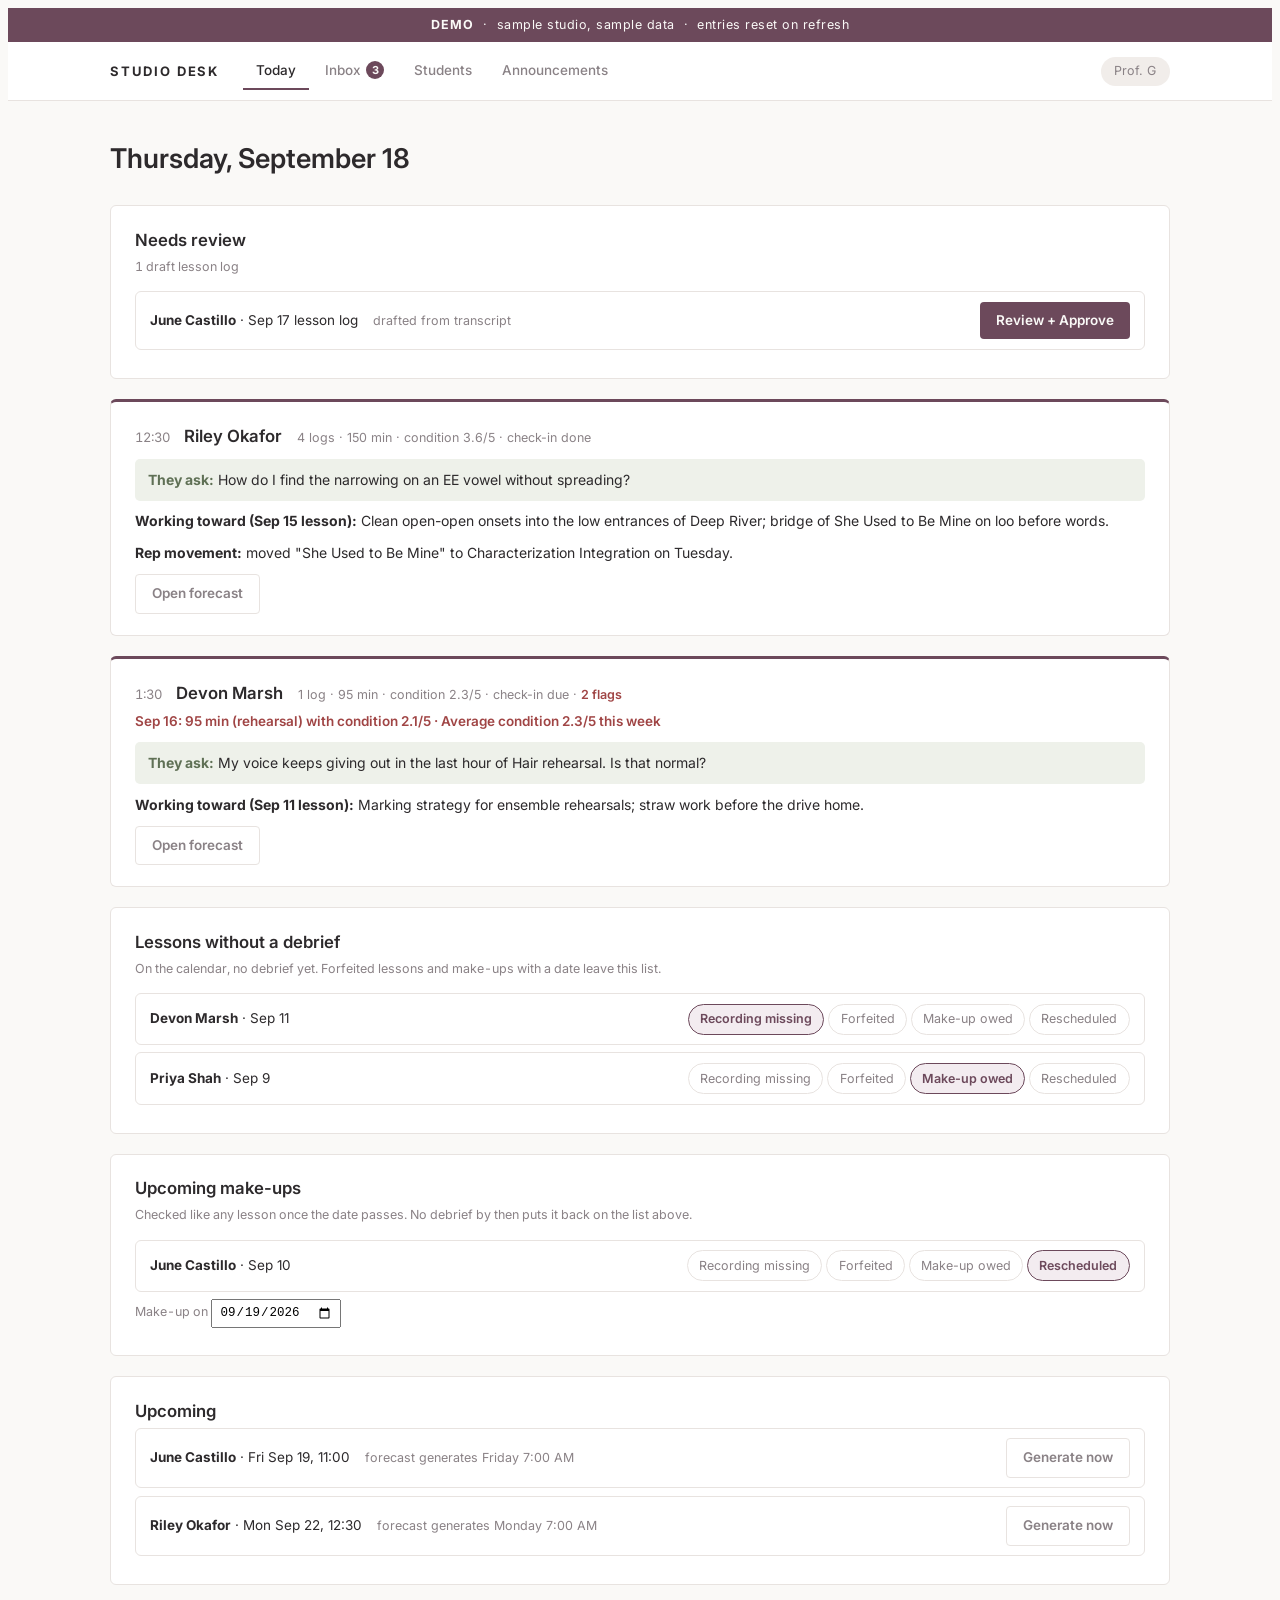
<file: teacher-demo.html>
<!DOCTYPE html>
<html lang="en">
<head>
<meta charset="utf-8">
<meta name="viewport" content="width=device-width, initial-scale=1">
<title>Teacher Demo — Voice Studio</title>
<link rel="stylesheet" href="https://fonts.googleapis.com/css2?family=Inter:wght@400;500;600;700&display=swap">
<style>
  :root {
    --ground: #faf9f7;
    --surface: #ffffff;
    --ink: #2d2a2c;
    --muted: #8a8286;
    --line: #e8e3e0;
    --teacher: #6c495b;
    --teacher-soft: #f3ecf0;
    --student: #5f7055;
    --student-soft: #eef1ea;
    --good: #4a7c59;
    --warn: #a04545;
    --chip: #f1edea;
  }
  :root:not([data-theme="light"]) { }
  @media (prefers-color-scheme: dark) {
    :root:not([data-theme="light"]) {
      --ground: #1e1a1d; --surface: #282329; --ink: #ece7e9; --muted: #a49aa0;
      --line: #3a333a; --teacher: #c9a0b6; --teacher-soft: #382e35;
      --student: #a9bb9b; --student-soft: #2e352b; --good: #8fc09b;
      --warn: #d08585; --chip: #332d33;
    }
  }
  :root[data-theme="dark"] {
    --ground: #1e1a1d; --surface: #282329; --ink: #ece7e9; --muted: #a49aa0;
    --line: #3a333a; --teacher: #c9a0b6; --teacher-soft: #382e35;
    --student: #a9bb9b; --student-soft: #2e352b; --good: #8fc09b;
    --warn: #d08585; --chip: #332d33;
  }

  body {
    background: var(--ground); color: var(--ink);
    font-family: 'Inter', -apple-system, sans-serif; font-size: 15px; line-height: 1.6;
  }
  * { box-sizing: border-box; }

  .proto-banner {
    background: var(--teacher); color: var(--ground); text-align: center;
    font-size: 12.5px; letter-spacing: 0.04em; padding: 0.45rem 1rem;
  }
  .proto-banner strong { letter-spacing: 0.08em; text-transform: uppercase; }

  nav { background: var(--surface); border-bottom: 1px solid var(--line); position: sticky; top: 0; z-index: 50; }
  .nav-inner {
    max-width: 1100px; margin: 0 auto; padding: 0 1.25rem;
    display: flex; align-items: center; gap: 1.5rem; height: 58px;
  }
  .wordmark { font-weight: 700; letter-spacing: 0.14em; font-size: 13px; text-transform: uppercase; white-space: nowrap; }
  .tabs { display: flex; gap: 0.25rem; flex: 1; }
  .tab {
    border: 0; background: none; color: var(--muted); font: inherit; font-size: 13.5px; font-weight: 500;
    padding: 0.45rem 0.8rem; border-radius: 4px; cursor: pointer; border-bottom: 2px solid transparent;
  }
  .tab:hover { color: var(--ink); }
  .tab:focus-visible { outline: 2px solid var(--teacher); outline-offset: 2px; }
  .tab.active { color: var(--ink); border-bottom-color: var(--teacher); border-radius: 4px 4px 0 0; }
  .badge {
    display: inline-block; min-width: 18px; height: 18px; border-radius: 999px;
    background: var(--teacher); color: var(--ground); font-size: 11px; font-weight: 700;
    line-height: 18px; text-align: center; margin-left: 5px; padding: 0 4px; vertical-align: 1px;
  }
  .who-chip {
    background: var(--chip); border-radius: 999px; font-size: 12.5px;
    padding: 0.3rem 0.85rem; color: var(--muted); white-space: nowrap;
  }
  @media (max-width: 700px) {
    .nav-inner { gap: 0.7rem; padding: 0 0.9rem; overflow-x: auto; }
    .who-chip { display: none; }
  }

  main { max-width: 1100px; margin: 0 auto; padding: 2.25rem 1.25rem 4rem; }
  .page { display: none; }
  .page.active { display: block; }
  h1 { font-size: 1.7rem; font-weight: 600; margin: 0 0 1.5rem; }

  .panel { background: var(--surface); border: 1px solid var(--line); border-radius: 6px; padding: 1.3rem 1.5rem; margin-bottom: 1.25rem; }
  .panel h2 { font-size: 1.05rem; font-weight: 600; margin: 0 0 0.2rem; }
  .panel .meta { font-size: 12.5px; color: var(--muted); margin: 0 0 0.9rem; font-variant-numeric: tabular-nums; }
  .panel h3 { font-size: 13px; font-weight: 600; margin: 1.1rem 0 0.4rem; }
  .panel p { margin: 0 0 0.6rem; font-size: 14px; }

  .eyebrow { font-size: 11px; font-weight: 600; letter-spacing: 0.12em; text-transform: uppercase; margin: 0 0 0.35rem; }
  .eyebrow.teacher { color: var(--teacher); }
  .eyebrow.student { color: var(--student); }

  .lesson-card { border-top: 3px solid var(--teacher); }
  .lesson-head { display: flex; align-items: baseline; gap: 0.9rem; flex-wrap: wrap; }
  .lesson-time { font-variant-numeric: tabular-nums; color: var(--muted); font-size: 13px; }
  .snap { font-size: 12.5px; color: var(--muted); }
  .flag { color: var(--warn); font-weight: 600; }
  .ask { background: var(--student-soft); border-radius: 5px; padding: 0.6rem 0.8rem; font-size: 14px; margin: 0.6rem 0; }
  .ask b { color: var(--student); }

  /* Inbox */
  .thread { border: 1px solid var(--line); border-radius: 6px; margin-bottom: 0.8rem; overflow: hidden; }
  .thread-head {
    width: 100%; display: flex; align-items: center; gap: 0.75rem; padding: 0.75rem 1rem;
    background: var(--surface); border: 0; font: inherit; color: inherit; text-align: left; cursor: pointer;
  }
  .thread-head:focus-visible { outline: 2px solid var(--teacher); outline-offset: -2px; }
  .dot { width: 8px; height: 8px; border-radius: 50%; background: var(--teacher); flex-shrink: 0; }
  .thread.read .dot { background: var(--line); }
  .t-kind {
    font-size: 11px; font-weight: 600; letter-spacing: 0.06em; text-transform: uppercase;
    border-radius: 999px; padding: 0.12rem 0.55rem; white-space: nowrap;
    background: var(--student-soft); color: var(--student);
  }
  .t-kind.rep { background: var(--chip); color: var(--muted); }
  .t-who { font-weight: 600; }
  .t-sum { color: var(--muted); font-size: 13px; overflow: hidden; text-overflow: ellipsis; white-space: nowrap; flex: 1; }
  .t-date { color: var(--muted); font-size: 12px; font-variant-numeric: tabular-nums; white-space: nowrap; }
  .thread-body { display: none; border-top: 1px solid var(--line); padding: 1rem; }
  .thread.open .thread-body { display: block; }
  .msg { border-left: 3px solid var(--student-soft); padding: 0.2rem 0 0.2rem 0.85rem; margin-bottom: 0.8rem; font-size: 14px; }
  .msg .m-meta { font-size: 12px; color: var(--muted); }
  .msg.mine { border-left-color: var(--teacher-soft); }
  .msg.mine .m-meta { color: var(--teacher); }
  .reply-row { display: flex; gap: 0.6rem; align-items: flex-start; margin-top: 0.6rem; }
  .reply-row textarea {
    flex: 1; border: 1px solid var(--line); border-radius: 4px; background: var(--ground);
    color: var(--ink); font: inherit; font-size: 14px; padding: 0.5rem 0.7rem; resize: vertical; min-height: 40px;
  }
  .reply-row textarea:focus { outline: 2px solid var(--teacher); outline-offset: 1px; }
  .btn {
    border: 0; border-radius: 4px; font: inherit; font-size: 13.5px; font-weight: 600;
    padding: 0.5rem 1rem; cursor: pointer;
  }
  .btn.teacher-bg { background: var(--teacher); color: var(--ground); }
  .btn.ghost { background: none; border: 1px solid var(--line); color: var(--muted); }
  .btn.ghost:hover { color: var(--ink); }
  .btn:focus-visible { outline: 2px solid var(--ink); outline-offset: 2px; }
  .notify-set { display: flex; gap: 0.4rem; align-items: center; flex-wrap: wrap; }
  .chip-opt {
    border: 1px solid var(--line); background: var(--surface); color: var(--muted);
    font: inherit; font-size: 12.5px; padding: 0.28rem 0.7rem; border-radius: 999px; cursor: pointer;
  }
  .chip-opt.on { background: var(--teacher-soft); color: var(--teacher); border-color: var(--teacher); font-weight: 600; }

  /* Students */
  .roster-row { border: 1px solid var(--line); border-radius: 6px; margin-bottom: 0.8rem; }
  .roster-head {
    width: 100%; display: flex; align-items: center; gap: 0.9rem; padding: 0.85rem 1rem;
    background: none; border: 0; font: inherit; color: inherit; text-align: left; cursor: pointer;
  }
  .roster-head strong { min-width: 9em; }
  .roster-body { display: none; border-top: 1px solid var(--line); padding: 1rem; }
  .roster-row.open .roster-body { display: block; }

  /* Repertoire board */
  .board-student { margin-bottom: 2rem; }
  .board-head { display: flex; align-items: baseline; gap: 0.9rem; flex-wrap: wrap; margin-bottom: 0.5rem; }
  .board-head h2 { font-size: 1.05rem; font-weight: 600; margin: 0; }
  .board-prog { font-size: 12.5px; color: var(--muted); }
  .fill-count { font-size: 12.5px; font-weight: 600; font-variant-numeric: tabular-nums; color: var(--teacher); }
  .slot {
    display: flex; align-items: center; gap: 0.9rem; padding: 0.6rem 0.9rem;
    border: 1px solid var(--line); border-radius: 6px; margin-bottom: 0.45rem;
    background: var(--surface); font-size: 13.5px; flex-wrap: wrap;
  }
  .slot .req { color: var(--muted); font-size: 12.5px; flex: 1 1 220px; }
  .slot.empty { border-style: dashed; background: none; }
  .slot .piece { font-weight: 600; }
  .slot .phase { font-size: 12px; color: var(--muted); font-variant-numeric: tabular-nums; }
  .mini-rail { display: inline-flex; gap: 2px; vertical-align: middle; margin: 0 0.4rem; }
  .mini-rail span { width: 12px; height: 6px; border-radius: 3px; background: var(--line); }
  .mini-rail span.d { background: var(--student); }
  .mini-rail span.c { background: var(--student); opacity: 0.45; }
  .assign-form { display: none; width: 100%; gap: 0.5rem; margin-top: 0.5rem; flex-wrap: wrap; }
  .slot.assigning .assign-form { display: flex; }
  .assign-form input {
    border: 1px solid var(--line); border-radius: 4px; background: var(--ground); color: var(--ink);
    font: inherit; font-size: 13.5px; padding: 0.4rem 0.6rem; flex: 1 1 150px;
  }
  .pool { font-size: 12.5px; color: var(--muted); margin: 0.3rem 0 0; }
  .pool button { font-size: 12px; }

  /* Analytics */
  .an-grid { display: grid; grid-template-columns: 1fr 1fr 1fr; gap: 1rem; }
  @media (max-width: 900px) { .an-grid { grid-template-columns: 1fr; } }
  .an-card {
    background: var(--surface); border: 1px solid var(--line); border-radius: 6px;
    padding: 1rem 1.1rem; cursor: pointer; text-align: left; font: inherit; color: inherit;
    transition: border-color 0.15s;
  }
  .an-card:hover { border-color: var(--muted); }
  .an-card.flagged { border-left: 3px solid var(--warn); }
  .an-card h2 { font-size: 1rem; font-weight: 600; margin: 0 0 0.1rem; }
  .an-nums { font-size: 12.5px; color: var(--muted); font-variant-numeric: tabular-nums; margin-bottom: 0.5rem; }
  .an-delta { font-size: 12px; font-variant-numeric: tabular-nums; }
  .an-delta .up { color: var(--good); font-weight: 600; }
  .an-delta .down { color: var(--warn); font-weight: 600; }
  .an-delta .flat { color: var(--muted); }
  .drill { margin-top: 1.5rem; }
  .drill-head { display: flex; align-items: baseline; gap: 0.9rem; flex-wrap: wrap; margin-bottom: 0.8rem; }
  .drill-head h2 { margin: 0; font-size: 1.15rem; }
  .goals-edit textarea {
    width: 100%; border: 1px solid var(--line); border-radius: 4px; background: var(--ground);
    color: var(--ink); font: inherit; font-size: 14px; padding: 0.6rem 0.7rem; resize: vertical;
  }

  /* Announcements */
  .ann { border-left: 3px solid var(--teacher-soft); padding: 0.2rem 0 0.2rem 0.85rem; margin-bottom: 0.9rem; }
  .ann .m-meta { font-size: 12px; color: var(--muted); }
  textarea.full {
    width: 100%; border: 1px solid var(--line); border-radius: 4px; background: var(--ground);
    color: var(--ink); font: inherit; font-size: 14px; padding: 0.6rem 0.7rem; resize: vertical;
  }

  .toast {
    position: fixed; right: 1.1rem; bottom: 1.1rem; z-index: 210;
    background: var(--ink); color: var(--ground); font-size: 13px;
    padding: 0.55rem 0.9rem; border-radius: 6px; opacity: 0; transition: opacity 0.2s;
    pointer-events: none; max-width: 300px;
  }
  .toast.show { opacity: 1; }
</style>
</head>
<body>

<div class="proto-banner"><strong>Demo</strong> &nbsp;·&nbsp; sample studio, sample data &nbsp;·&nbsp; entries reset on refresh</div>

<nav>
  <div class="nav-inner">
    <span class="wordmark">Studio Desk</span>
    <div class="tabs" role="tablist">
      <button class="tab active" data-page="today">Today</button>
      <button class="tab" data-page="inbox">Inbox<span class="badge" id="inbox-badge">3</span></button>
      <button class="tab" data-page="students">Students</button>
      <button class="tab" data-page="announce">Announcements</button>
    </div>
    <span class="who-chip">Prof. G</span>
  </div>
</nav>

<main>

  <!-- ============ TODAY ============ -->
  <section class="page active" id="page-today">
    <h1>Thursday, September 18</h1>

    <div class="panel">
      <h2>Needs review</h2>
      <p class="meta">1 draft lesson log</p>
      <div class="slot"><span><strong>June Castillo</strong> · Sep 17 lesson log</span><span class="req">drafted from transcript</span><button class="btn teacher-bg">Review + Approve</button></div>
    </div>

    <div class="panel lesson-card">
      <div class="lesson-head">
        <span class="lesson-time">12:30</span>
        <h2 style="margin: 0;">Riley Okafor</h2>
        <span class="snap">4 logs · 150 min · condition 3.6/5 · check-in done</span>
      </div>
      <div class="ask"><b>They ask:</b> How do I find the narrowing on an EE vowel without spreading?</div>
      <p><strong>Working toward (Sep 15 lesson):</strong> Clean open-open onsets into the low entrances of Deep River; bridge of She Used to Be Mine on loo before words.</p>
      <p><strong>Rep movement:</strong> moved "She Used to Be Mine" to Characterization Integration on Tuesday.</p>
      <button class="btn ghost">Open forecast</button>
    </div>

    <div class="panel lesson-card">
      <div class="lesson-head">
        <span class="lesson-time">1:30</span>
        <h2 style="margin: 0;">Devon Marsh</h2>
        <span class="snap">1 log · 95 min · condition 2.3/5 · check-in due · <span class="flag">2 flags</span></span>
      </div>
      <p class="flag" style="font-size: 13.5px; margin: 0.3rem 0;">Sep 16: 95 min (rehearsal) with condition 2.1/5 · Average condition 2.3/5 this week</p>
      <div class="ask"><b>They ask:</b> My voice keeps giving out in the last hour of Hair rehearsal. Is that normal?</div>
      <p><strong>Working toward (Sep 11 lesson):</strong> Marking strategy for ensemble rehearsals; straw work before the drive home.</p>
      <button class="btn ghost">Open forecast</button>
    </div>

    <div class="panel">
      <h2>Lessons without a debrief</h2>
      <p class="meta">On the calendar, no debrief yet. Forfeited lessons and make-ups with a date leave this list.</p>
      <div class="slot gap-slot"><span><strong>Devon Marsh</strong> · Sep 11</span>
        <span class="gap-set" style="margin-left: auto;">
          <button class="chip-opt on" data-g="awaiting">Recording missing</button>
          <button class="chip-opt" data-g="forfeited">Forfeited</button>
          <button class="chip-opt" data-g="owed">Make-up owed</button>
          <button class="chip-opt" data-g="resched">Rescheduled</button>
        </span></div>
      <div class="gap-moved" style="font-size: 12.5px; padding: 0 0 0.4rem; display: none;">
        <label class="meta">Make-up on <input type="date" style="width: auto; font-size: 12.5px; padding: 0.25rem 0.4rem;"></label>
      </div>
      <div class="slot gap-slot"><span><strong>Priya Shah</strong> · Sep 9</span>
        <span class="gap-set" style="margin-left: auto;">
          <button class="chip-opt" data-g="awaiting">Recording missing</button>
          <button class="chip-opt" data-g="forfeited">Forfeited</button>
          <button class="chip-opt on" data-g="owed">Make-up owed</button>
          <button class="chip-opt" data-g="resched">Rescheduled</button>
        </span></div>
      <div class="gap-moved" style="font-size: 12.5px; padding: 0 0 0.4rem; display: none;">
        <label class="meta">Make-up on <input type="date" style="width: auto; font-size: 12.5px; padding: 0.25rem 0.4rem;"></label>
      </div>
    </div>

    <div class="panel">
      <h2>Upcoming make-ups</h2>
      <p class="meta">Checked like any lesson once the date passes. No debrief by then puts it back on the list above.</p>
      <div class="slot gap-slot"><span><strong>June Castillo</strong> · Sep 10</span>
        <span class="gap-set" style="margin-left: auto;">
          <button class="chip-opt" data-g="awaiting">Recording missing</button>
          <button class="chip-opt" data-g="forfeited">Forfeited</button>
          <button class="chip-opt" data-g="owed">Make-up owed</button>
          <button class="chip-opt on" data-g="resched">Rescheduled</button>
        </span></div>
      <div class="gap-moved" style="font-size: 12.5px; padding: 0 0 0.4rem;">
        <label class="meta">Make-up on <input type="date" value="2026-09-19" style="width: auto; font-size: 12.5px; padding: 0.25rem 0.4rem;"></label>
      </div>
    </div>

    <div class="panel">
      <h2>Upcoming</h2>
      <div class="slot"><span><strong>June Castillo</strong> · Fri Sep 19, 11:00</span>
        <span class="req">forecast generates Friday 7:00 AM</span>
        <button class="btn ghost gen-now">Generate now</button></div>
      <div class="slot"><span><strong>Riley Okafor</strong> · Mon Sep 22, 12:30</span>
        <span class="req">forecast generates Monday 7:00 AM</span>
        <button class="btn ghost gen-now">Generate now</button></div>
    </div>

  </section>

  <!-- ============ INBOX ============ -->
  <section class="page" id="page-inbox">
    <h1>Inbox</h1>

    <div class="panel">
      <div class="notify-set">
        <span style="font-size: 13px; font-weight: 600;">Email me a digest of new activity:</span>
        <button class="chip-opt on" data-n="daily">Daily</button>
        <button class="chip-opt" data-n="weekly">Weekly</button>
        <button class="chip-opt" data-n="off">Off</button>
        <span style="font-size: 12.5px; color: var(--muted);">The inbox badge updates live either way.</span>
      </div>
    </div>

    <div class="thread" data-id="t1">
      <button class="thread-head">
        <span class="dot"></span>
        <span class="t-kind">Reflection</span>
        <span class="t-who">Riley Okafor</span>
        <span class="t-sum">Takeaways: the hose picture finally separated two things I always mixed up...</span>
        <span class="t-date">Wed 9:41 PM</span>
      </button>
      <div class="thread-body">
        <div class="msg">
          <p class="m-meta">Riley · lesson reflection · Sep 15 lesson</p>
          <p><strong>Takeaways:</strong> The hose picture finally separated two things I always mixed up. Squeezing my throat for brightness is the kink. The narrowing that works is way downstream, tongue and space.</p>
          <p><strong>Risk taken:</strong> I let the cracky sound happen on the slides instead of smoothing it over.</p>
          <p><strong>Questions or goals:</strong> How do I find the narrowing on an EE vowel without spreading?</p>
        </div>
        <div class="replies"></div>
        <div class="reply-row">
          <textarea placeholder="Reply to Riley..."></textarea>
          <button class="btn teacher-bg reply-btn">Reply</button>
        </div>
        <p class="meta" style="margin: 0.4rem 0 0;">Replies appear in their portal next to this reflection; they get an email and can reply back here.</p>
      </div>
    </div>

    <div class="thread" data-id="t2">
      <button class="thread-head">
        <span class="dot"></span>
        <span class="t-kind">Practice log</span>
        <span class="t-who">Devon Marsh</span>
        <span class="t-sum">Rehearsal · 95 min · taxing · condition 2.1/5 (voice gave out in the last hour)</span>
        <span class="t-date">Tue 10:12 PM</span>
      </button>
      <div class="thread-body">
        <div class="msg">
          <p class="m-meta">Devon · voice-use log · Sep 16</p>
          <p>Rehearsal · 95 min · taxing · condition 2.1/5</p>
          <p>(Voice gave out in the last hour of Hair rehearsal. Felt husky on the drive home.)</p>
        </div>
        <div class="replies"></div>
        <div class="reply-row">
          <textarea placeholder="Reply to Devon..."></textarea>
          <button class="btn teacher-bg reply-btn">Reply</button>
        </div>
        <p class="meta" style="margin: 0.4rem 0 0;">Replies appear in their portal next to this entry; they get an email and can reply back here.</p>
      </div>
    </div>

    <div class="thread" data-id="t3">
      <button class="thread-head">
        <span class="dot"></span>
        <span class="t-kind rep">Repertoire</span>
        <span class="t-who">June Castillo</span>
        <span class="t-sum">Suggested "Bring Him Home" (Les Misérables)</span>
        <span class="t-date">Tue 4:03 PM</span>
      </button>
      <div class="thread-body">
        <div class="msg">
          <p class="m-meta">June · piece suggestion</p>
          <p>"Bring Him Home" (Les Misérables)</p>
        </div>
        <div class="replies"></div>
        <div style="display: flex; gap: 0.5rem; margin: 0.5rem 0;">
          <button class="btn teacher-bg" onclick="showToast('Assigned to June, jury slot: ballad'); this.textContent='Assigned'; this.disabled=true;">Assign to a jury slot</button>
          <button class="btn ghost">Keep in pool</button>
        </div>
        <div class="reply-row">
          <textarea placeholder="Reply to June..."></textarea>
          <button class="btn teacher-bg reply-btn">Reply</button>
        </div>
      </div>
    </div>

    <div class="thread read" data-id="t4">
      <button class="thread-head">
        <span class="dot"></span>
        <span class="t-kind">Check-in</span>
        <span class="t-who">Riley Okafor</span>
        <span class="t-sum">September Singing-VoSES: higher + transitions 3.9 · middle 5.2 · lower 4.8</span>
        <span class="t-date">Mon 8:15 AM</span>
      </button>
      <div class="thread-body">
        <div class="msg">
          <p class="m-meta">Riley · monthly check-in · September</p>
          <p>Higher range and transitions 3.9 · Middle range 5.2 · Lower range 4.8 (of 6)</p>
        </div>
        <div class="replies">
          <div class="msg mine">
            <p class="m-meta">You · Mon 9:02 AM</p>
            <p>That higher-range number is the one that grows slowest for everyone, including professionals. Watch it move this semester.</p>
          </div>
          <div class="msg">
            <p class="m-meta">Riley · Mon 11:15 AM</p>
            <p>That helps. I was reading it as failing. I'll watch the trend instead of the number.</p>
          </div>
        </div>
        <div class="reply-row">
          <textarea placeholder="Reply to Riley..."></textarea>
          <button class="btn teacher-bg reply-btn">Reply</button>
        </div>
      </div>
    </div>
  </section>

  <!-- ============ STUDENTS ============ -->
  <section class="page" id="page-students">
    <h1>Students</h1>
    <div id="roster"></div>
    <details style="margin-top: 1.5rem;">
      <summary style="cursor: pointer; font-size: 13px; text-transform: uppercase; letter-spacing: 0.06em; color: var(--muted);">Archived (1)</summary>
      <div class="roster-row" style="margin-top: 0.6rem;">
        <button class="roster-head"><strong>Sam Odeya</strong><span class="snap">12 lessons on record · graduated Spring 2026</span></button>
      </div>
    </details>
  </section>

  <!-- ============ ANNOUNCEMENTS ============ -->
  <section class="page" id="page-announce">
    <h1>Announcements</h1>

    <div class="panel">
      <h2>Post to the studio</h2>
      <p class="meta">Appears on every student's dashboard; they get an email</p>
      <textarea class="full" id="ann-text" rows="3" placeholder="Studio class Friday at 4 in T405..."></textarea>
      <div style="margin-top: 0.6rem;"><button class="btn teacher-bg" id="ann-post">Post</button></div>
    </div>

    <div class="panel">
      <h2>Posted</h2>
      <div id="ann-list">
        <div class="ann">
          <p class="m-meta">Mon Sep 14</p>
          <p>NATS student auditions open Oct 1. Tell me by Friday if you want to enter.</p>
        </div>
        <div class="ann">
          <p class="m-meta">Thu Sep 10</p>
          <p>Studio class Sep 26, 4:00, T405. Bring one piece in progress, any phase.</p>
        </div>
      </div>
    </div>
  </section>

</main>

<div class="toast" id="toast" role="status"></div>

<script>
  document.querySelectorAll('[data-page]').forEach(el => {
    el.addEventListener('click', () => {
      const name = el.dataset.page;
      document.querySelectorAll('.page').forEach(p => p.classList.remove('active'));
      document.getElementById('page-' + name).classList.add('active');
      document.querySelectorAll('.tab').forEach(t => t.classList.toggle('active', t.dataset.page === name));
      window.scrollTo({ top: 0 });
    });
  });

  const toast = document.getElementById('toast');
  let toastTimer;
  function showToast(msg) {
    toast.textContent = msg;
    toast.classList.add('show');
    clearTimeout(toastTimer);
    toastTimer = setTimeout(() => toast.classList.remove('show'), 2600);
  }

  // Inbox threads: expand marks read, updates badge
  function updateBadge() {
    const unread = document.querySelectorAll('.thread:not(.read)').length;
    const b = document.getElementById('inbox-badge');
    if (unread === 0) b.remove(); else b.textContent = unread;
  }
  document.querySelectorAll('.thread-head').forEach(h => {
    h.addEventListener('click', () => {
      const t = h.closest('.thread');
      t.classList.toggle('open');
      if (!t.classList.contains('read')) { t.classList.add('read'); updateBadge(); }
    });
  });

  // Replies (in-memory)
  document.querySelectorAll('.reply-btn').forEach(btn => {
    btn.addEventListener('click', () => {
      const row = btn.closest('.reply-row');
      const ta = row.querySelector('textarea');
      const text = ta.value.trim();
      if (!text) return;
      const replies = btn.closest('.thread-body').querySelector('.replies');
      const div = document.createElement('div');
      div.className = 'msg mine';
      const meta = document.createElement('p');
      meta.className = 'm-meta';
      meta.textContent = 'You · just now';
      const p = document.createElement('p');
      p.textContent = text;
      div.appendChild(meta); div.appendChild(p);
      replies.appendChild(div);
      ta.value = '';
      showToast('Reply sent to their portal and email');
    });
  });

  // Notification preference chips
  document.querySelectorAll('.notify-set .chip-opt').forEach(c => {
    c.addEventListener('click', () => {
      document.querySelectorAll('.notify-set .chip-opt').forEach(x => x.classList.toggle('on', x === c));
    });
  });

  // Lesson gap toggle: pressing the active state again returns the row to
  // "Recording missing", which is the resting state rather than a choice.
  document.querySelectorAll('.gap-set').forEach(set => {
    set.querySelectorAll('.chip-opt').forEach(c => {
      c.addEventListener('click', () => {
        const back = c.classList.contains('on');
        set.querySelectorAll('.chip-opt').forEach(x => x.classList.toggle(
          'on', back ? x.dataset.g === 'awaiting' : x === c));
        const moved = set.closest('.gap-slot').nextElementSibling;
        if (moved && moved.classList.contains('gap-moved')) {
          moved.style.display = (!back && c.dataset.g === 'resched') ? '' : 'none';
        }
      });
    });
  });

  // ---- Students hub: per-student dossier (snapshot, analytics, repertoire, history) ----
  const AN = {
    riley: {
      name: 'Riley Okafor',
      mins: [30, 40, 0, 35, 45, 60, 15, 30, 40, 35, 0, 25, 45, 40],
      cond: [3.5, 3.5, null, 3.0, 3.5, 3.3, 3.0, 3.0, 3.5, 3.5, null, 3.5, 3.7, 3.7],
      voses: { Aug: [3.6, 5.0, 4.6], Sep: [3.9, 5.2, 4.8] },
      goals: 'Warmth back in the middle voice on sustained phrases\nFour pieces memorized for the Dec 11 jury\nSing through the transitional region without resetting the breath',
      week: 'Last lesson Sep 15 · reflection submitted · 4 logs · 150 min · condition 3.6/5',
      ask: 'How do I find the narrowing on an EE vowel without spreading?',
      flags: [], flagged: false,
      prog: 'MM Vocal Pedagogy · Dec 11 jury · 6 selections, memorized',
      slots: [
        { req: '1 operatic aria (opera or operetta)', piece: '"He Shall Feed His Flock"', phase: 0, phaseName: 'Translation + Characterization' },
        { req: '1 musical theater standard (belt or legit)', piece: '"She Used to Be Mine"', phase: 3, phaseName: 'Characterization Integration' },
        { req: 'Art song 1 of 4 (2 basic languages incl. English)', piece: '"Deep River"', phase: 2, phaseName: 'Melody + Text + Rhythm' },
        { req: 'Art song 2 of 4' }, { req: 'Art song 3 of 4' }, { req: 'Art song 4 of 4' },
      ],
      pool: 'Unassigned pool: "Bring Him Home" (suggested Sep 10)',
      hist: [
        { d: 'Sep 15', sum: 'Deep River, She Used to Be Mine · approved',
          body: '<p><strong>Motor learning phase:</strong> Associative on onsets; cognitive on the bridge build.</p><p><strong>Pivots:</strong> From onset drill to Deep River entrances when the pop landed clean twice.</p><p><strong>Plan for next lesson:</strong> EE-vowel narrowing without spread; bridge with words if loo holds.</p>' },
        { d: 'Sep 8', sum: 'Deep River · approved',
          body: '<p><strong>Motor learning phase:</strong> Cognitive; the hose picture landed late in the hour.</p><p><strong>Pivots:</strong> Abandoned planned rep work for the kink-vs-thumb separation when it surfaced.</p>' },
      ],
    },
    devon: {
      name: 'Devon Marsh',
      mins: [60, 0, 90, 45, 0, 120, 30, 0, 60, 0, 95, 20, 0, 15],
      cond: [3.0, null, 2.6, 3.0, null, 2.2, 2.8, null, 2.6, null, 2.1, 2.4, null, 2.5],
      voses: { Aug: [3.4, 4.4, 4.2], Sep: [3.2, 4.2, 4.1] },
      goals: 'Marking strategy that survives full Hair rehearsals\nSix jury slots assigned by October\nRecovery routine after ensemble nights',
      week: 'Last lesson Sep 11 · reflection due · 1 log · 95 min · condition 2.3/5',
      ask: 'My voice keeps giving out in the last hour of Hair rehearsal. Is that normal?',
      flags: ['Sep 16: 95 min with condition 2.1/5', 'Average condition 2.3/5 this week'], flagged: true,
      prog: 'MFA MT Vocal Pedagogy · Dec 11 jury · 6 selections, memorized',
      slots: [
        { req: 'A ballad', piece: '"If I Loved You"', phase: 1, phaseName: 'Text + Rhythm' },
        { req: 'A Golden Age musical theater selection' }, { req: 'An up-tempo of choice' },
        { req: 'Jazz/Folk/Rock/Pop' }, { req: 'Contemporary MT selection post-2000' },
        { req: 'An English art song' },
      ],
      pool: null,
      hist: [{ d: 'Sep 11', sum: 'If I Loved You · approved',
        body: '<p><strong>Motor learning phase:</strong> Cognitive on marking; the concept of singing at 60 percent is new.</p><p><strong>Pivots:</strong> Rehearsal-survival planning displaced rep work after the fatigue report.</p>' }],
    },
    june: {
      name: 'June Castillo',
      mins: [20, 25, 0, 20, 30, 0, 15, 25, 20, 0, 25, 30, 20, 25],
      cond: [3.5, 3.8, null, 3.5, 4.0, null, 3.8, 3.8, 4.0, null, 3.8, 4.0, 4.0, 4.2],
      voses: { Aug: null, Sep: [3.1, 4.8, 4.4] },
      goals: 'A legit sound she trusts by juries\nDaily 20-minute practice habit',
      week: 'Last lesson Sep 17 · log needs review · 3 logs · 80 min · condition 3.9/5',
      ask: null,
      flags: [], flagged: false,
      prog: 'BFA Musical Theater, First Year · Dec 11 jury · 3 selections, memorized',
      slots: [
        { req: 'Legit selection', piece: '"Till There Was You"', phase: 4, phaseName: 'Memorization' },
        { req: '32-bar or 1.5-minute cut, any MT', piece: '"Watch What Happens"', phase: 2, phaseName: 'Melody + Text + Rhythm' },
        { req: 'Selection 3 (entirety or standard cut)' },
      ],
      pool: 'Unassigned pool: "Bring Him Home" (suggested Sep 16)',
      hist: [{ d: 'Sep 17', sum: 'Till There Was You · draft, needs review',
        body: '<p><strong>Motor learning phase:</strong> Associative on the legit sound in exercises; cognitive in rep.</p>' }],
    },
  };

  function miniStrip(d) {
    const w = 220, hh = 54;
    let svg = '<svg viewBox="0 0 ' + w + ' ' + hh + '" width="220" height="' + hh + '" aria-hidden="true" style="flex-shrink: 0;">';
    const maxM = Math.max(60, ...d.mins);
    d.mins.forEach((m, i) => {
      if (!m) return;
      const bh = Math.round(m / maxM * 26);
      svg += '<rect x="' + (4 + i * 15.4) + '" y="' + (28 - bh) + '" width="10" height="' + bh + '" rx="1.5" fill="var(--student)" opacity="0.35"/>';
    });
    d.cond.forEach((c, i) => {
      if (c == null) return;
      svg += '<circle cx="' + (9 + i * 15.4) + '" cy="' + Math.round(52 - (c - 1) * 4.5) + '" r="2.2" fill="var(--ink)"/>';
    });
    svg += '<line x1="0" y1="29" x2="' + w + '" y2="29" stroke="var(--line)"/></svg>';
    return svg;
  }

  function railHtml(phase) {
    let out = '<span class="mini-rail">';
    for (let i = 0; i < 6; i++) {
      out += '<span class="' + (i < phase ? 'd' : (i === phase ? 'c' : '')) + '"></span>';
    }
    return out + '</span>';
  }

  function slotHtml(sl) {
    if (sl.piece) {
      return '<div class="slot"><span class="req">' + sl.req + '</span><span class="piece">' + sl.piece +
        '</span>' + railHtml(sl.phase) + '<span class="phase">' + sl.phaseName + '</span>' +
        '<button class="btn ghost change-btn">Change</button>' + slotFormHtml(true) + '</div>';
    }
    return '<div class="slot empty"><span class="req">' + sl.req + '</span>' +
      '<button class="btn ghost assign-btn">Assign piece</button>' + slotFormHtml(false) + '</div>';
  }
  function slotFormHtml(replace) {
    return '<div class="assign-form"><input type="text" placeholder="Title"><input type="text" placeholder="Composer">' +
      '<button class="btn teacher-bg do-assign">' + (replace ? 'Replace' : 'Assign') + '</button>' +
      (replace ? '<button class="btn ghost remove-btn">Clear slot</button>' : '') + '</div>';
  }

  function deltaSpan(prev, cur) {
    if (!prev) return '<span class="flat">first check-in Sep</span>';
    return ['higher', 'middle', 'lower'].map((label, i) => {
      const d = cur[i] - prev[i];
      const cls = d > 0.05 ? 'up' : (d < -0.05 ? 'down' : 'flat');
      const arrow = d > 0.05 ? '&#9650;' : (d < -0.05 ? '&#9660;' : '&#8212;');
      return '<span class="' + cls + '">' + label + ' ' + arrow + ' ' + cur[i].toFixed(1) + '</span>';
    }).join(' &nbsp;');
  }

  function bigStrips(d) {
    const xs = i => 40 + i * 38;
    const maxM = Math.max(60, ...d.mins);
    let svg = '<svg viewBox="0 0 560 250" width="100%" height="250" role="img" aria-label="Daily minutes and condition, two weeks">';
    svg += '<text x="0" y="14" font-size="11" font-weight="600" fill="var(--muted)">SINGING MINUTES</text>';
    svg += '<line x1="0" y1="110" x2="560" y2="110" stroke="var(--line)"/>';
    d.mins.forEach((m, i) => {
      if (!m) return;
      const bh = Math.round(m / maxM * 88);
      svg += '<rect x="' + (xs(i) - 12) + '" y="' + (110 - bh) + '" width="24" height="' + bh + '" rx="2" fill="var(--student)" opacity="0.35"/>';
      svg += '<text x="' + xs(i) + '" y="' + (110 - bh - 4) + '" font-size="8.5" fill="var(--muted)" text-anchor="middle">' + m + '</text>';
    });
    svg += '<text x="0" y="142" font-size="11" font-weight="600" fill="var(--muted)">VOICE CONDITION (1 TO 5)</text>';
    svg += '<line x1="0" y1="225" x2="560" y2="225" stroke="var(--line)"/>';
    svg += '<line x1="0" y1="191" x2="560" y2="191" stroke="var(--line)" stroke-dasharray="3 5"/>';
    svg += '<text x="556" y="195" font-size="9" fill="var(--muted)" text-anchor="end">3</text>';
    d.cond.forEach((c, i) => {
      if (c == null) return;
      svg += '<circle cx="' + xs(i) + '" cy="' + Math.round(225 - (c - 1) * 17) + '" r="3.5" fill="var(--ink)"/>';
    });
    return svg + '</svg>';
  }

  function bigScatter(d) {
    const pts = d.mins.map((m, i) => [m, d.cond[i]]).filter(p => p[0] && p[1] != null);
    const maxM = Math.max(60, ...pts.map(p => p[0]));
    let svg = '<svg viewBox="0 0 560 190" width="100%" height="190" role="img" aria-label="Condition by minutes sung">';
    svg += '<line x1="40" y1="160" x2="530" y2="160" stroke="var(--line)"/>';
    svg += '<line x1="40" y1="30" x2="40" y2="160" stroke="var(--line)"/>';
    svg += '<line x1="40" y1="95" x2="530" y2="95" stroke="var(--line)" stroke-dasharray="3 5"/>';
    svg += '<text x="34" y="164" font-size="9" fill="var(--muted)" text-anchor="end">1</text>';
    svg += '<text x="34" y="99" font-size="9" fill="var(--muted)" text-anchor="end">3</text>';
    svg += '<text x="34" y="34" font-size="9" fill="var(--muted)" text-anchor="end">5</text>';
    pts.forEach(p => {
      svg += '<circle cx="' + Math.round(40 + p[0] / maxM * 480) + '" cy="' + Math.round(160 - (p[1] - 1) * 32.5) + '" r="4" fill="var(--student)" opacity="0.7"/>';
    });
    svg += '<text x="285" y="184" font-size="10" fill="var(--muted)" text-anchor="middle">Minutes sung that day</text>';
    return svg + '</svg>';
  }

  function vosesBlock(d) {
    if (!d.voses.Aug) {
      const v = d.voses.Sep;
      return '<p style="font-size: 14px;">September (first check-in): higher + transitions ' + v[0].toFixed(1) +
        ' · middle ' + v[1].toFixed(1) + ' · lower ' + v[2].toFixed(1) + ' (of 6)</p>';
    }
    return ['Higher + transitions', 'Middle range', 'Lower range'].map((label, i) => {
      const a2 = d.voses.Aug[i], b2 = d.voses.Sep[i];
      const cls = b2 - a2 > 0.05 ? 'up' : (b2 - a2 < -0.05 ? 'down' : 'flat');
      const arrow = b2 - a2 > 0.05 ? '&#9650;' : (b2 - a2 < -0.05 ? '&#9660;' : '&#8212;');
      return '<p style="font-size: 14px; margin: 0 0 0.3rem;">' + label + ': Aug ' + a2.toFixed(1) +
        ' &#8594; Sep ' + b2.toFixed(1) + ' <span class="an-delta"><span class="' + cls + '">' + arrow + '</span></span></p>';
    }).join('');
  }

  const roster = document.getElementById('roster');
  Object.entries(AN).sort((a, b) => (b[1].flagged ? 1 : 0) - (a[1].flagged ? 1 : 0)).forEach(([key, d]) => {
    const filled = d.slots.filter(x => x.piece).length;
    const row = document.createElement('div');
    row.className = 'roster-row' + (d.flagged ? ' flagged' : '');
    if (d.flagged) row.style.borderLeft = '3px solid var(--warn)';
    row.innerHTML =
      '<button class="roster-head" style="flex-wrap: wrap;">' +
      '<strong>' + d.name + '</strong>' +
      '<span class="snap" style="flex: 1 1 240px;">' + d.week + (d.flagged ? ' · <span class="flag">' + d.flags.length + ' flags</span>' : '') + '</span>' +
      miniStrip(d) +
      '</button>' +
      '<div class="roster-body">' +
      (d.ask ? '<div class="ask"><b>They ask:</b> ' + d.ask + '</div>' : '') +
      d.flags.map(f => '<p class="flag" style="font-size: 13.5px; margin: 0 0 0.3rem;">' + f + '</p>').join('') +

      '<h3 style="font-size: 13px; margin: 1.1rem 0 0.4rem;">Repertoire · ' + filled + ' of ' + d.slots.length + ' jury slots filled</h3>' +
      '<p class="meta" style="margin: 0 0 0.5rem;">' + d.prog + '</p>' +
      '<div class="slots">' + d.slots.map(slotHtml).join('') + '</div>' +
      (d.pool ? '<p class="pool">' + d.pool + '</p>' : '') +

      '<h3 style="font-size: 13px; margin: 1.3rem 0 0.4rem;">Analytics</h3>' +
      '<div style="margin-bottom: 0.8rem;">' + bigStrips(d) + '</div>' +
      '<div style="margin-bottom: 0.8rem;">' + bigScatter(d) + '</div>' +
      '<p class="meta" style="margin: 0 0 0.3rem;">Singing-VoSES, monthly means (1 to 6)</p>' + vosesBlock(d) +

      '<h3 style="font-size: 13px; margin: 1.3rem 0 0.4rem;">Semester goals</h3>' +
      '<div class="goals-edit"><textarea rows="3" data-goals="' + key + '">' + d.goals.replace(/\\n/g, '\n') + '</textarea>' +
      '<div style="margin-top: 0.4rem;"><button class="btn teacher-bg save-goals" data-goals-key="' + key + '">Save goals</button></div></div>' +

      '<h3 style="font-size: 13px; margin: 1.3rem 0 0.4rem;">Lesson history</h3>' +
      d.hist.map(h => '<details style="margin-bottom: 0.4rem;"><summary style="cursor: pointer; font-size: 13.5px;"><strong>' +
        h.d + '</strong> · ' + h.sum + '</summary><div style="padding: 0.6rem 0 0 1rem; font-size: 13.5px;">' + h.body +
        '<p class="meta" style="margin: 0;">Full log · <button class="btn ghost" style="font-size: 12px; padding: 0.2rem 0.6rem;">Open review modal</button></p></div></details>').join('') +

      '<div style="display: flex; gap: 0.5rem; margin-top: 1rem;">' +
      '<button class="btn ghost">View portal</button>' +
      '<button class="btn ghost" data-page="inbox">Reply in inbox</button>' +
      '</div>' +
      '</div>';
    roster.appendChild(row);
  });

  // Roster expand (header click only)
  document.querySelectorAll('.roster-head').forEach(h => {
    h.addEventListener('click', () => h.closest('.roster-row').classList.toggle('open'));
  });

  // Goals save
  document.querySelectorAll('.save-goals').forEach(b => {
    b.addEventListener('click', () => {
      const key = b.dataset.goalsKey;
      AN[key].goals = document.querySelector('textarea[data-goals="' + key + '"]').value;
      showToast('Goals saved to ' + AN[key].name.split(' ')[0] + "'s Analytics page");
    });
  });

  // Rep slots: assign / change / clear (delegated on the roster)
  roster.addEventListener('click', e => {
    const slot = e.target.closest('.slot');
    if (!slot) return;
    if (e.target.classList.contains('assign-btn') || e.target.classList.contains('change-btn')) {
      slot.classList.add('assigning');
    } else if (e.target.classList.contains('do-assign')) {
      const inputs = slot.querySelectorAll('.assign-form input');
      const title = inputs[0].value.trim();
      if (!title) { showToast('Enter a title.'); return; }
      const wasEmpty = slot.classList.contains('empty');
      const req = slot.querySelector('.req').outerHTML;
      slot.classList.remove('assigning', 'empty');
      slot.innerHTML = req + '<span class="piece">"' + title + '"' +
        (inputs[1].value.trim() ? ' (' + inputs[1].value.trim() + ')' : '') + '</span>' +
        railHtml(0) + '<span class="phase">Assigned today</span>' +
        '<button class="btn ghost change-btn">Change</button>' + slotFormHtml(true);
      updateSlotCount(slot);
      showToast(wasEmpty ? 'Assigned. It appears on their Repertoire page with the phase rail at 1.'
                         : 'Changed. The new piece starts at phase 1 on their Repertoire page.');
    } else if (e.target.classList.contains('remove-btn')) {
      const req = slot.querySelector('.req').outerHTML;
      slot.classList.remove('assigning');
      slot.classList.add('empty');
      slot.innerHTML = req + '<button class="btn ghost assign-btn">Assign piece</button>' + slotFormHtml(false);
      updateSlotCount(slot);
      showToast('Slot cleared. The piece moves to their unassigned pool.');
    }
  });
  function updateSlotCount(slot) {
    const body = slot.closest('.roster-body');
    const h3 = body.querySelector('h3');
    const total = body.querySelectorAll('.slot').length;
    const filled = total - body.querySelectorAll('.slot.empty').length;
    h3.textContent = 'Repertoire · ' + filled + ' of ' + total + ' jury slots filled';
  }

  // Generate-now: on-demand forecast ahead of the morning run
  document.querySelectorAll('.gen-now').forEach(btn => {
    btn.addEventListener('click', () => {
      const row = btn.closest('.slot');
      row.querySelector('.req').textContent = 'forecast generated just now · regenerates day-of at 7:00 AM';
      btn.textContent = 'Open forecast';
      btn.classList.remove('gen-now');
      showToast('Forecast generated from data up to this moment');
    });
  });

  // Announcements (in-memory)
  document.getElementById('ann-post').addEventListener('click', () => {
    const ta = document.getElementById('ann-text');
    const text = ta.value.trim();
    if (!text) return;
    const list = document.getElementById('ann-list');
    const div = document.createElement('div');
    div.className = 'ann';
    const meta = document.createElement('p');
    meta.className = 'm-meta';
    meta.textContent = 'Just now';
    const p = document.createElement('p');
    p.textContent = text;
    div.appendChild(meta); div.appendChild(p);
    list.insertBefore(div, list.firstChild);
    ta.value = '';
    showToast('Posted to all student dashboards');
  });
</script>

</body>
</html>
</file>
